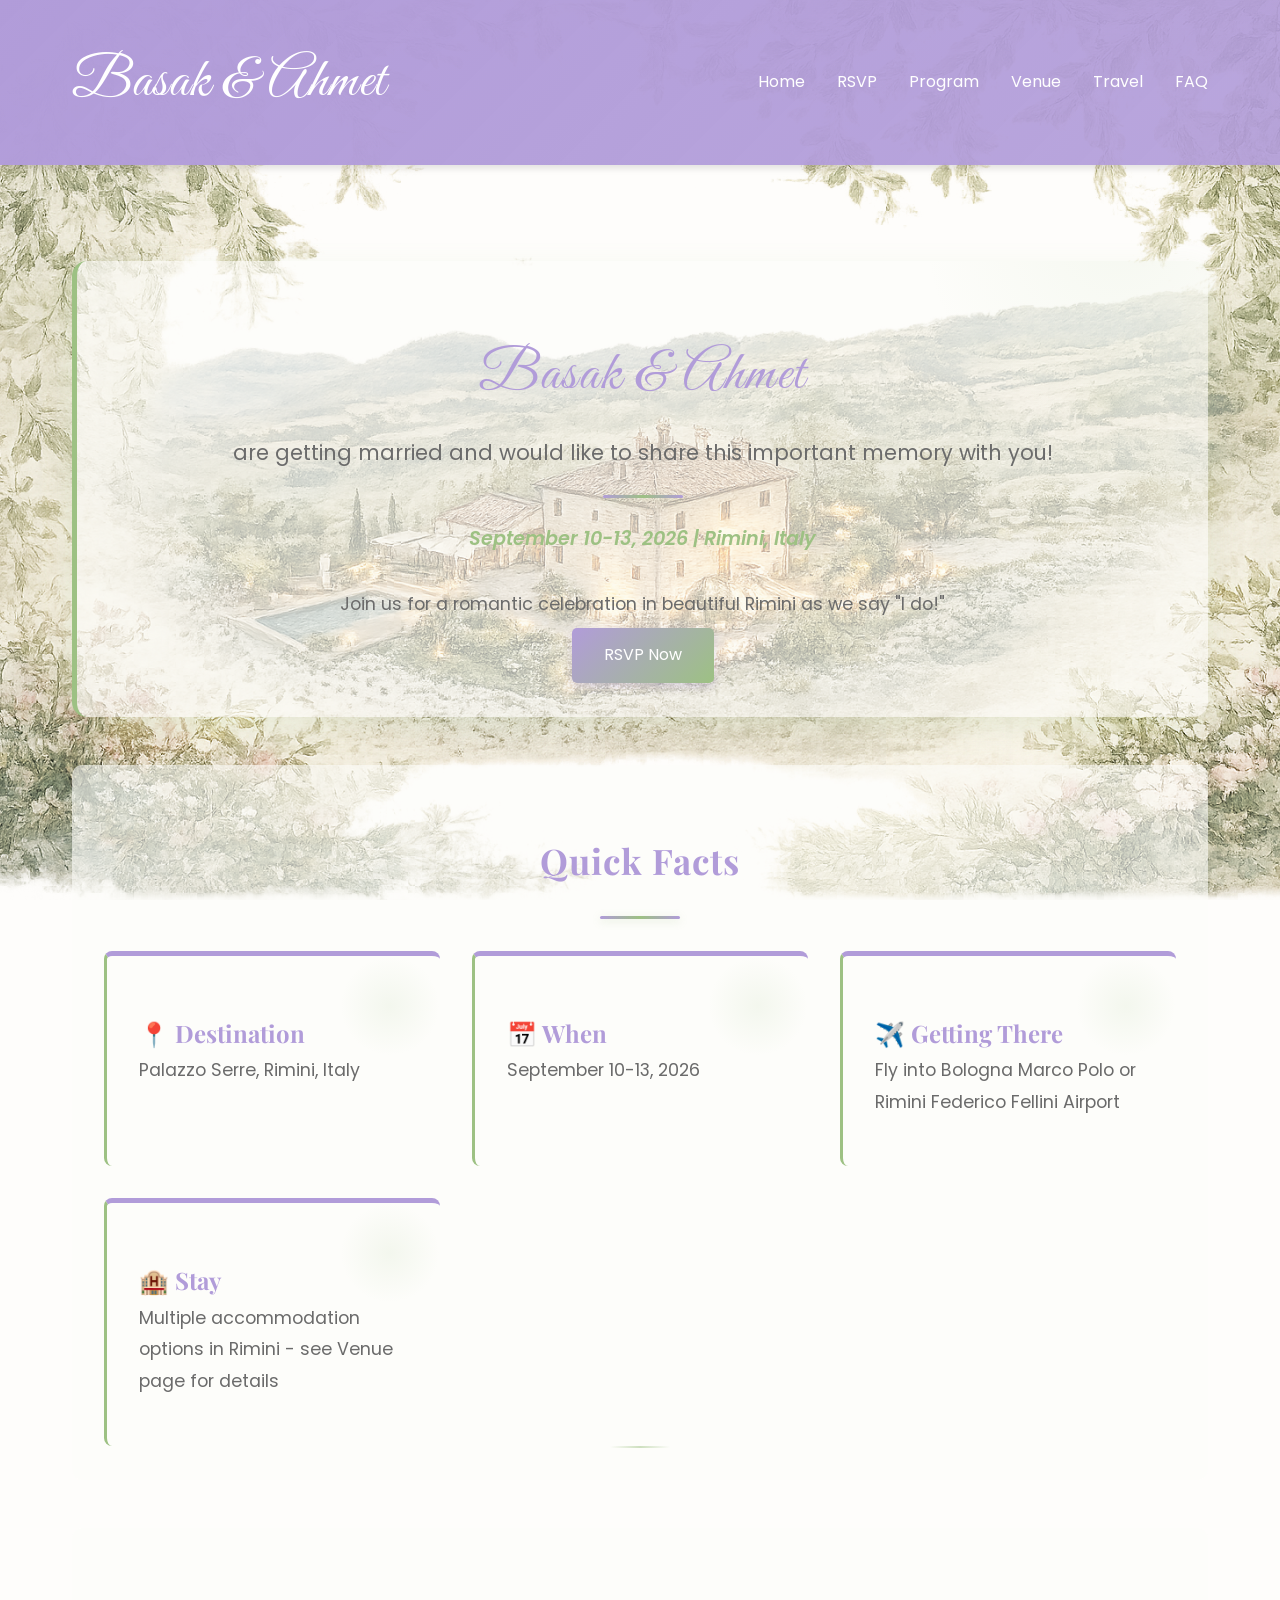
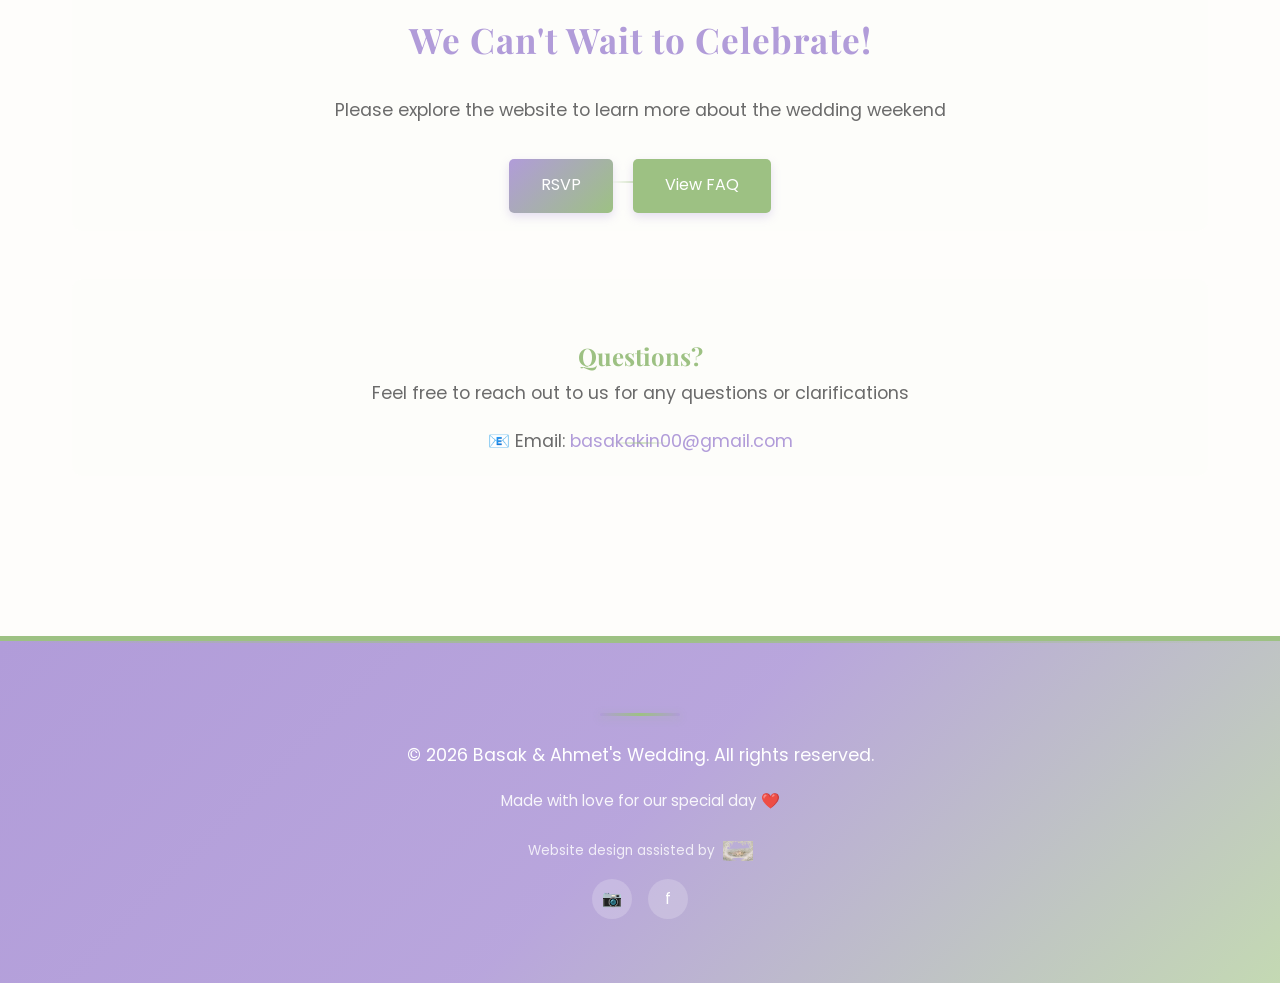
<file: index.html>
<!DOCTYPE html>
<html lang="en">
<head>
    <meta charset="UTF-8">
    <meta name="viewport" content="width=device-width, initial-scale=1.0">
    <title>Basak & Ahmet - Wedding 2026</title>
    <link rel="stylesheet" href="styles.css">
</head>
<body>
    <!-- Navigation -->
    <header>
        <nav>
            <div class="logo">Basak & Ahmet</div>
            <ul class="nav-links">
                <li><a href="index.html">Home</a></li>
                <li><a href="rsvp.html">RSVP</a></li>
                <li><a href="program.html">Program</a></li>
                <li><a href="venue.html">Venue</a></li>
                <li><a href="travel.html">Travel</a></li>
                <li><a href="faq.html">FAQ</a></li>
            </ul>
        </nav>
    </header>

    <!-- Main Content -->
    <main>
        <!-- Hero Section -->
        <section class="hero">
            <h1>Basak & Ahmet</h1>
            <p>are getting married and would like to share this important memory with you!</p>
            <div class="decorative-line"></div>
            <div class="date-location">
                September 10-13, 2026 | Rimini, Italy
            </div>
            <p style="font-size: 1.1rem; color: var(--text-light);">
                Join us for a romantic celebration in beautiful Rimini as we say "I do!" 
            </p>
            <a href="rsvp.html" class="btn">RSVP Now</a>
        </section>

        <!-- Quick Info Cards -->
        <section>
            <h2>Quick Facts</h2>
            <div class="decorative-line"></div>
            <div class="cards-container">
                <div class="card">
                    <h3>📍 Destination</h3>
                    <p>Palazzo Serre, Rimini, Italy</p>
                </div>
                <div class="card">
                    <h3>📅 When</h3>
                    <p>September 10-13, 2026</p>
                </div>
                <div class="card">
                    <h3>✈️ Getting There</h3>
                    <p>Fly into Bologna Marco Polo or Rimini Federico Fellini Airport</p>
                </div>
                <div class="card">
                    <h3>🏨 Stay</h3>
                    <p>Multiple accommodation options in Rimini - see Venue page for details</p>
                </div>
            </div>
        </section>

        <!-- Call to Action -->
        <section style="text-align: center; padding: 3rem 0;">
            <h2>We Can't Wait to Celebrate!</h2>
            <p>Please explore the website to learn more about the wedding weekend</p>
            <div style="margin-top: 2rem;">
                <a href="rsvp.html" class="btn" style="margin-right: 1rem;">RSVP</a>
                <a href="faq.html" class="btn btn-secondary">View FAQ</a>
            </div>
        </section>

        <!-- Contact Info -->
        <section style="text-align: center; background: rgba(254, 253, 251, 0.60); padding: 2rem; border-radius: 10px; margin-top: 3rem;">
            <h3>Questions?</h3>
            <p>Feel free to reach out to us for any questions or clarifications</p>
            <p style="font-size: 1.1rem; margin-top: 1rem;">
                📧 Email: <a href="mailto:basakakin00@gmail.com" style="color: var(--primary); text-decoration: none;">basakakin00@gmail.com</a>
            </p>
        </section>
    </main>

    <!-- Footer -->
    <footer>
        <div class="decorative-line"></div>
        <p style="margin-top: 1rem;">&copy; 2026 Basak & Ahmet's Wedding. All rights reserved.</p>
        <p style="font-size: 0.95rem; margin-top: 0.5rem; opacity: 0.9;">Made with love for our special day ❤️</p>
        <div style="margin-top: 1.5rem; display: flex; justify-content: center; align-items: center; gap: 0.5rem; font-size: 0.85rem;">
            <span style="opacity: 0.8;">Website design assisted by</span>
            <img src="assets/images/chatgpt-logo.png" alt="ChatGPT" style="height: 20px; opacity: 0.8;">
        </div>
        <div class="social-links">
            <a href="#" title="Instagram">📷</a>
            <a href="#" title="Facebook">f</a>
        </div>
    </footer>
</body>
</html>
</file>
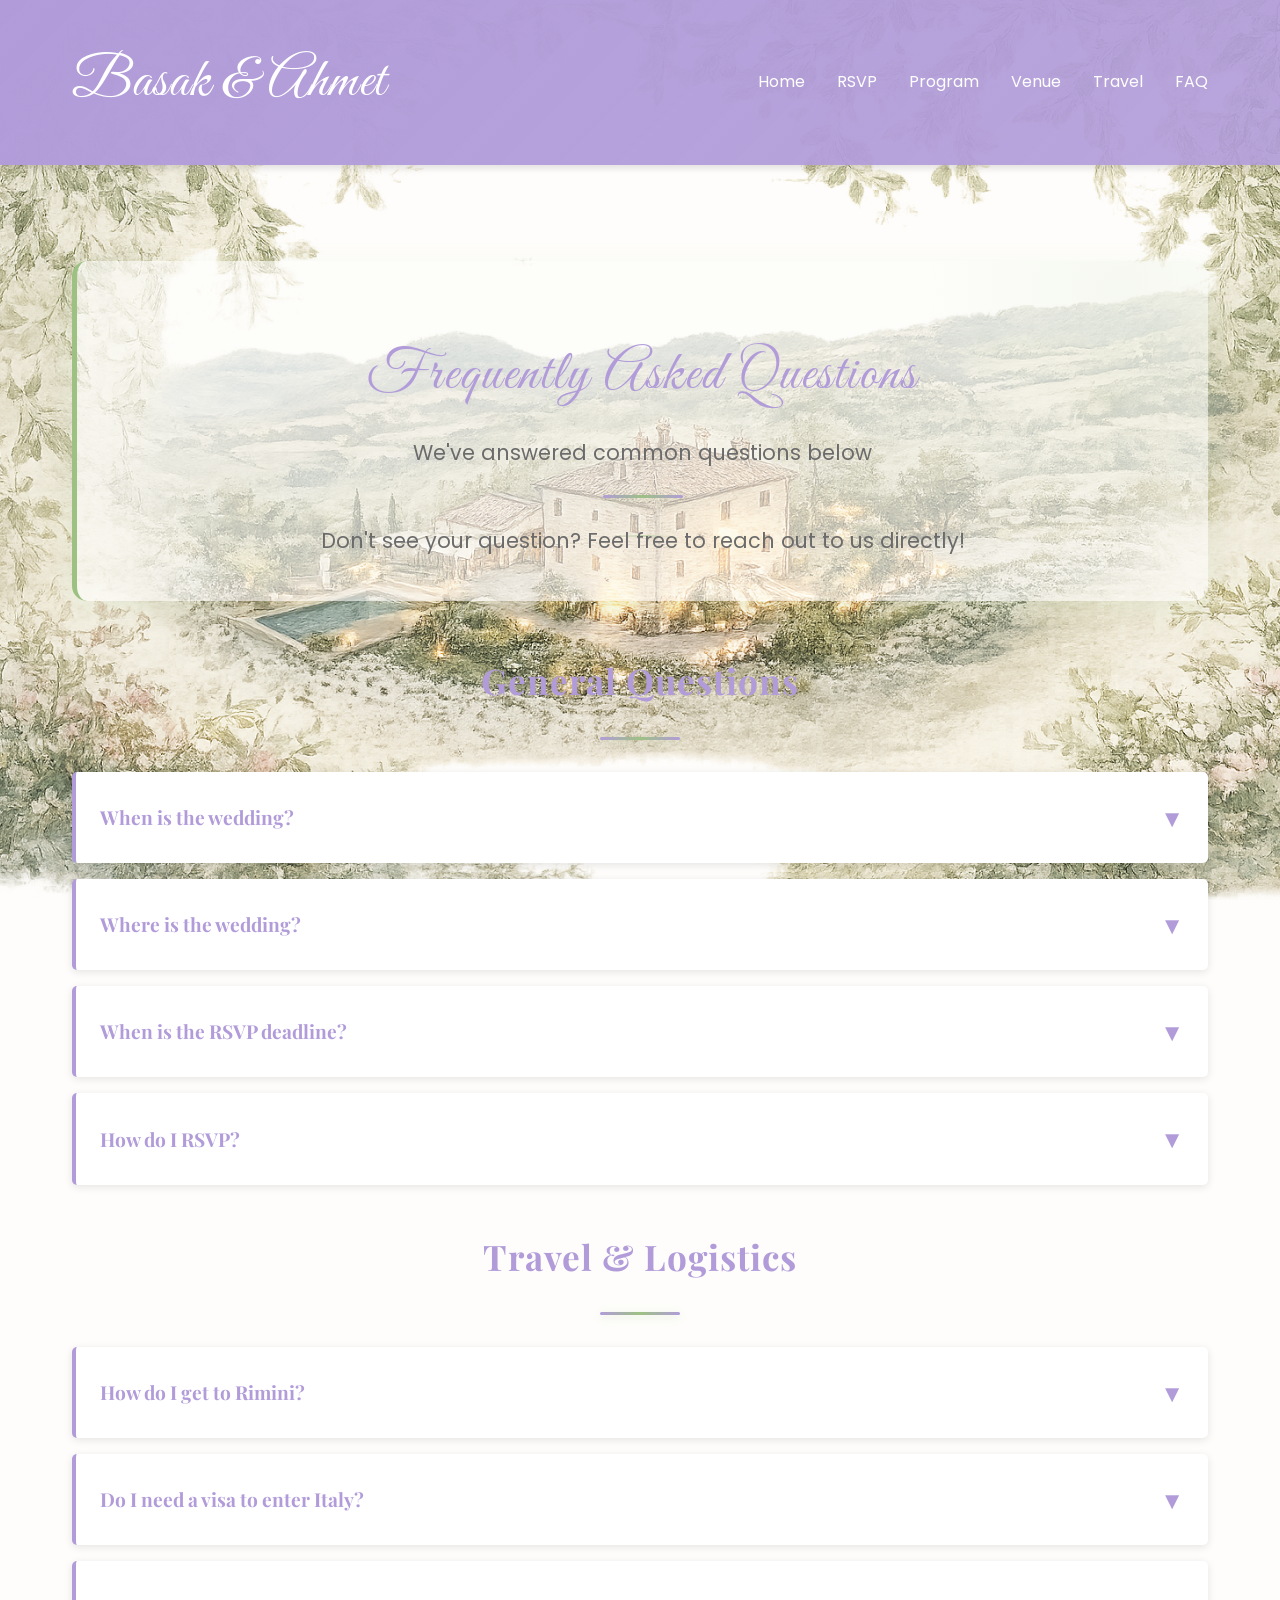
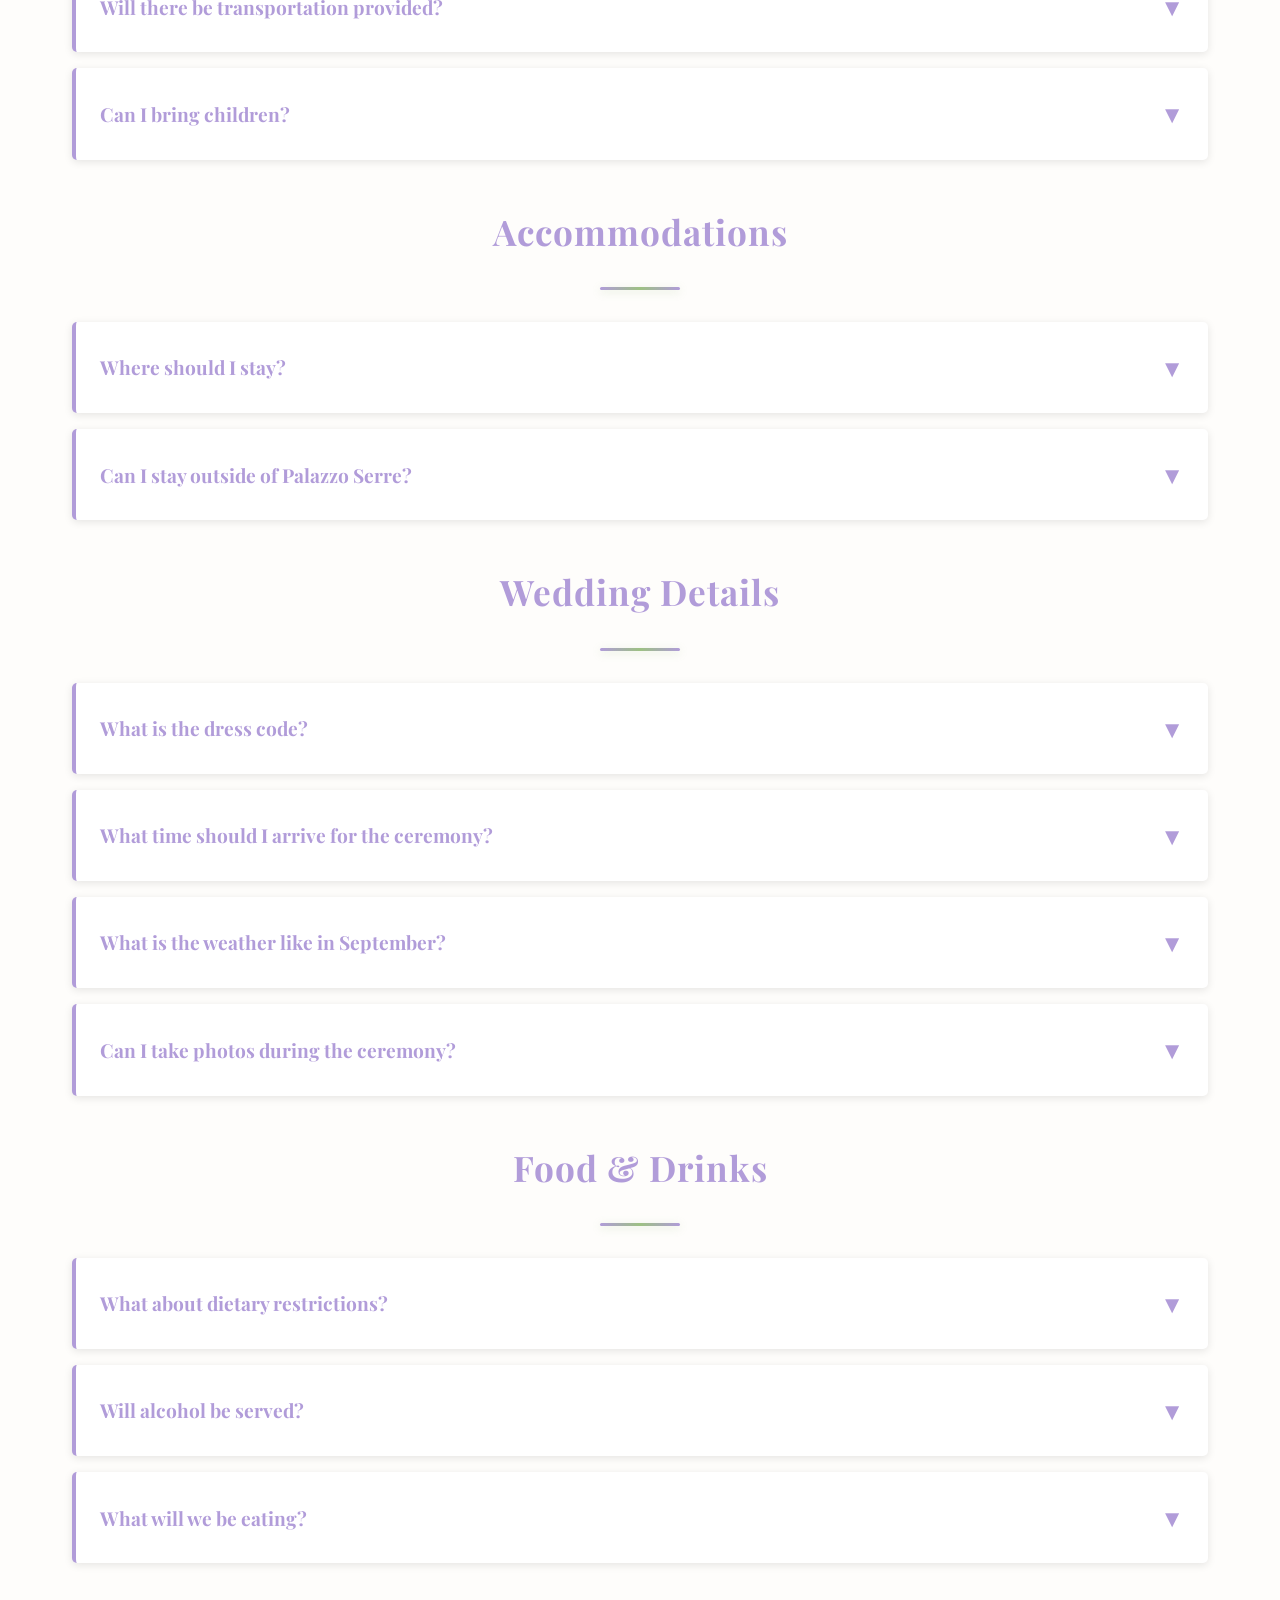
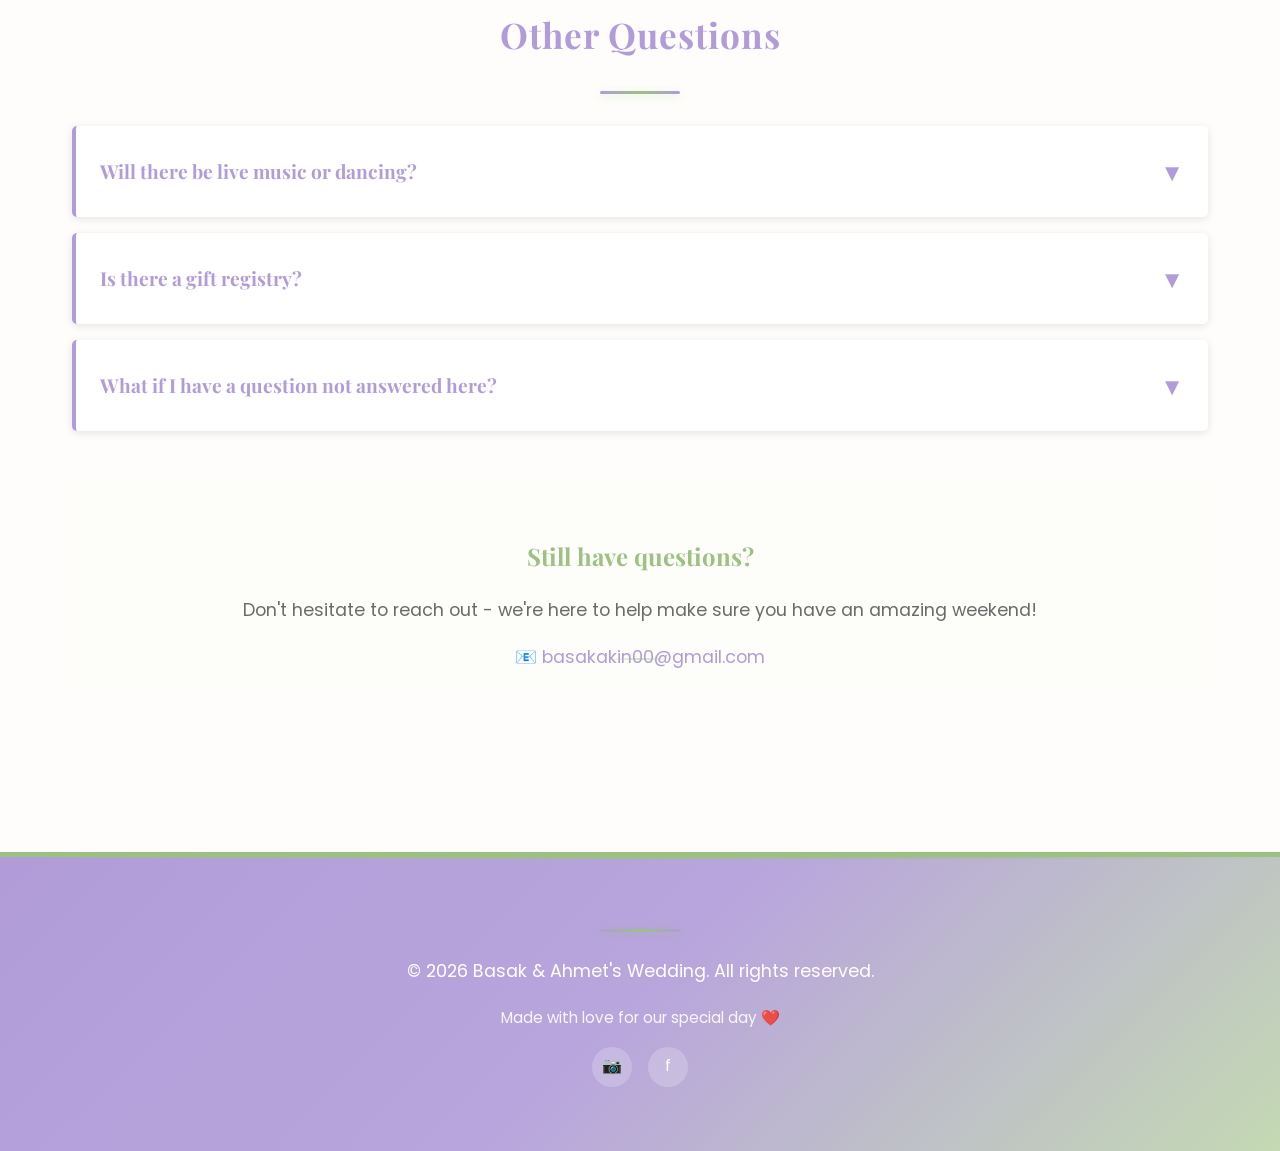
<file: faq.html>
<!DOCTYPE html>
<html lang="en">
<head>
    <meta charset="UTF-8">
    <meta name="viewport" content="width=device-width, initial-scale=1.0">
    <title>FAQ - Basak & Ahmet's Wedding</title>
    <link rel="stylesheet" href="styles.css">
    <style>
        .faq-item {
            background: white;
            border-left: 4px solid var(--primary);
            padding: 1.5rem;
            margin: 1rem 0;
            border-radius: 5px;
            box-shadow: 0 2px 8px rgba(0, 0, 0, 0.1);
            cursor: pointer;
            transition: all 0.3s ease;
        }

        .faq-item:hover {
            box-shadow: 0 4px 12px rgba(0, 0, 0, 0.15);
        }

        .faq-item h3 {
            margin: 0;
            color: var(--primary);
            font-size: 1.2rem;
            display: flex;
            justify-content: space-between;
            align-items: center;
        }

        .faq-item.active h3 {
            color: var(--secondary);
        }

        .faq-toggle {
            font-size: 1.5rem;
            transition: transform 0.3s ease;
        }

        .faq-item.active .faq-toggle {
            transform: rotate(180deg);
        }

        .faq-answer {
            display: none;
            margin-top: 1rem;
            color: var(--text-light);
            line-height: 1.8;
        }

        .faq-item.active .faq-answer {
            display: block;
            animation: slideDown 0.3s ease;
        }

        @keyframes slideDown {
            from {
                opacity: 0;
                transform: translateY(-10px);
            }
            to {
                opacity: 1;
                transform: translateY(0);
            }
        }

        .faq-category {
            margin: 2.5rem 0 1.5rem 0;
        }

        .faq-category h2 {
            margin-bottom: 1rem;
        }
    </style>
</head>
<body>
    <!-- Navigation -->
    <header>
        <nav>
            <div class="logo">Basak & Ahmet</div>
            <ul class="nav-links">
                <li><a href="index.html">Home</a></li>
                <li><a href="rsvp.html">RSVP</a></li>
                <li><a href="program.html">Program</a></li>
                <li><a href="venue.html">Venue</a></li>
                <li><a href="travel.html">Travel</a></li>
                <li><a href="faq.html">FAQ</a></li>
            </ul>
        </nav>
    </header>

    <!-- Main Content -->
    <main>
        <section class="hero">
            <h1>Frequently Asked Questions</h1>
            <p>We've answered common questions below</p>
            <div class="decorative-line"></div>
            <p>Don't see your question? Feel free to reach out to us directly!</p>
        </section>

        <!-- FAQ Content -->
        <div>
            <!-- General Questions -->
            <div class="faq-category">
                <h2>General Questions</h2>
                <div class="decorative-line" style="margin-bottom: 2rem;"></div>

                <div class="faq-item" onclick="toggleFaq(this)">
                    <h3>
                        When is the wedding?
                        <span class="faq-toggle">▼</span>
                    </h3>
                    <div class="faq-answer">
                        <p>Our wedding celebration is September 10-13, 2026, in Rimini, Italy. The main wedding ceremony and reception are on Saturday, September 12th.</p>
                    </div>
                </div>

                <div class="faq-item" onclick="toggleFaq(this)">
                    <h3>
                        Where is the wedding?
                        <span class="faq-toggle">▼</span>
                    </h3>
                    <div class="faq-answer">
                        <p>We're getting married in Rimini, Italy - a beautiful coastal city in the Emilia-Romagna region. Specific venue details are available on our Venue page.</p>
                    </div>
                </div>

                <div class="faq-item" onclick="toggleFaq(this)">
                    <h3>
                        When is the RSVP deadline?
                        <span class="faq-toggle">▼</span>
                    </h3>
                    <div class="faq-answer">
                        <p>Please RSVP by <strong>June 10th, 2026</strong>. This gives us enough time to finalize headcount for catering, seating arrangements, and all other logistics.</p>
                    </div>
                </div>

                <div class="faq-item" onclick="toggleFaq(this)">
                    <h3>
                        How do I RSVP?
                        <span class="faq-toggle">▼</span>
                    </h3>
                    <div class="faq-answer">
                        <p>Please visit our <a href="rsvp.html" style="color: var(--primary);">RSVP page</a> and fill out the online form. We're using Google Forms for easy response tracking. You'll need to provide your name, attendance confirmation, accommodation, and any dietary restrictions.</p>
                    </div>
                </div>
            </div>

            <!-- Travel & Logistics -->
            <div class="faq-category">
                <h2>Travel & Logistics</h2>
                <div class="decorative-line" style="margin-bottom: 2rem;"></div>

                <div class="faq-item" onclick="toggleFaq(this)">
                    <h3>
                        How do I get to Rimini?
                        <span class="faq-toggle">▼</span>
                    </h3>
                    <div class="faq-answer">
                        <p>Most guests fly into Bologna Guglielmo Marconi Airport (BLQ) - closest option. You can travel to the accommodation using our shuttle service in case you arrive on September 10! See our <a href="travel.html" style="color: var(--primary);">Travel & Directions page</a> for detailed information.</p>
                    </div>
                </div>

                <div class="faq-item" onclick="toggleFaq(this)">
                    <h3>
                        Do I need a visa to enter Italy?
                        <span class="faq-toggle">▼</span>
                    </h3>
                    <div class="faq-answer">
                        <p>EU citizens need a valid passport. For non-EU citizens, visa requirements vary by country. Please check the official Italian government website or contact your nearest Italian embassy for your specific requirements. U.S. citizens can visit for up to 90 days without a visa.</p>
                    </div>
                </div>

                <div class="faq-item" onclick="toggleFaq(this)">
                    <h3>
                        Will there be transportation provided?
                        <span class="faq-toggle">▼</span>
                    </h3>
                    <div class="faq-answer">
                        <p>Yes! We're providing complimentary shuttle service between hotels and all wedding venues throughout the weekend. Details will be provided in your welcome packet upon arrival.</p>
                    </div>
                </div>

                <div class="faq-item" onclick="toggleFaq(this)">
                    <h3>
                        Can I bring children?
                        <span class="faq-toggle">▼</span>
                    </h3>
                    <div class="faq-answer">
                        <p>Children are absolutely welcome! Please mention their names and ages when you RSVP so we can ensure they're comfortable. If you have any special needs or requests for your children, please let us know.</p>
                    </div>
                </div>
            </div>

            <!-- Accommodations -->
            <div class="faq-category">
                <h2>Accommodations</h2>
                <div class="decorative-line" style="margin-bottom: 2rem;"></div>

                <div class="faq-item" onclick="toggleFaq(this)">
                    <h3>
                        Where should I stay?
                        <span class="faq-toggle">▼</span>
                    </h3>
                    <div class="faq-answer">
                        <p>Family and friends are prioritized for the accommodation at Palazzo Serre. </p>
                    </div>
                </div>

                

                <div class="faq-item" onclick="toggleFaq(this)">
                    <h3>
                        Can I stay outside of Palazzo Serre?
                        <span class="faq-toggle">▼</span>
                    </h3>
                    <div class="faq-answer">
                        <p>Of course! In this case, we would appreciate if you could let us know beforehand so we can invite other guests to stay at Palazzo Serre. Please see our <a href="venue.html" style="color: var(--primary);">Venue page</a> for details on accommodation options in Rimini.</p>
                    </div>
                </div>
            </div>

            <!-- Wedding Details -->
            <div class="faq-category">
                <h2>Wedding Details</h2>
                <div class="decorative-line" style="margin-bottom: 2rem;"></div>

                <div class="faq-item" onclick="toggleFaq(this)">
                    <h3>
                        What is the dress code?
                        <span class="faq-toggle">▼</span>
                    </h3>
                    <div class="faq-answer">
                        <p><strong>Welcome Dinner (Thursday):</strong> Cocktail Attire<br><strong>Welcome Party (Friday):</strong> Cocktail Attire<br><strong>Wedding Day (Saturday):</strong> Black Tie </p>
                    </div>
                </div>

                <div class="faq-item" onclick="toggleFaq(this)">
                    <h3>
                        What time should I arrive for the ceremony?
                        <span class="faq-toggle">▼</span>
                    </h3>
                    <div class="faq-answer">
                        <p>Please arrive by 2:45 PM for the Saturday ceremony which begins at 3:00 PM. The shuttle service will depart from hotels starting at 2:15 PM, so plan accordingly.</p>
                    </div>
                </div>

                <div class="faq-item" onclick="toggleFaq(this)">
                    <h3>
                        What is the weather like in September?
                        <span class="faq-toggle">▼</span>
                    </h3>
                    <div class="faq-answer">
                        <p>September in Rimini is wonderful! Expect warm, pleasant weather with temperatures around 25-27°C (77-81°F). The Adriatic Sea is still warm for swimming. Pack light clothing, sunscreen, sunglasses, and comfortable walking shoes.</p>
                    </div>
                </div>

                <div class="faq-item" onclick="toggleFaq(this)">
                    <h3>
                        Can I take photos during the ceremony?
                        <span class="faq-toggle">▼</span>
                    </h3>
                    <div class="faq-answer">
                        <p>We appreciate your enthusiasm! Please feel free to take photos and videos during the ceremony.</p>
                    </div>
                </div>

                

            <!-- Food & Drinks -->
            <div class="faq-category">
                <h2>Food & Drinks</h2>
                <div class="decorative-line" style="margin-bottom: 2rem;"></div>

                <div class="faq-item" onclick="toggleFaq(this)">
                    <h3>
                        What about dietary restrictions?
                        <span class="faq-toggle">▼</span>
                    </h3>
                    <div class="faq-answer">
                        <p>We absolutely accommodate dietary restrictions and allergies! Please indicate them clearly when you RSVP. We can provide vegetarian, vegan, gluten-free, and other special meal options. Please be specific about your needs.</p>
                    </div>
                </div>

                <div class="faq-item" onclick="toggleFaq(this)">
                    <h3>
                        Will alcohol be served?
                        <span class="faq-toggle">▼</span>
                    </h3>
                    <div class="faq-answer">
                        <p>Alcohol will not be served. Please feel free to bring some if you would like to!</p>
                    </div>
                </div>

                <div class="faq-item" onclick="toggleFaq(this)">
                    <h3>
                        What will we be eating?
                        <span class="faq-toggle">▼</span>
                    </h3>
                    <div class="faq-answer">
                        <p>Our menu features authentic Italian cuisine with a focus on Emilia-Romagna regional specialties. We're combining traditional dishes with modern preparation. A detailed menu will be sent to you in advance.</p>
                    </div>
                </div>
            </div>

            <!-- Other Questions -->
            <div class="faq-category">
                <h2>Other Questions</h2>
                <div class="decorative-line" style="margin-bottom: 2rem;"></div>

            

                <div class="faq-item" onclick="toggleFaq(this)">
                    <h3>
                        Will there be live music or dancing?
                        <span class="faq-toggle">▼</span>
                    </h3>
                    <div class="faq-answer">
                        <p>Yes! We'll have live music during dinner and a fantastic DJ for dancing after dinner. We're planning a celebration that will go well into the night!</p>
                    </div>
                </div>

                <div class="faq-item" onclick="toggleFaq(this)">
                    <h3>
                        Is there a gift registry?
                        <span class="faq-toggle">▼</span>
                    </h3>
                    <div class="faq-answer">
                        <p>Your presence is the present! However, if you'd like to give a gift, we're grateful for anything. We'll have registry information coming soon on this website.</p>
                    </div>
                </div>

                <div class="faq-item" onclick="toggleFaq(this)">
                    <h3>
                        What if I have a question not answered here?
                        <span class="faq-toggle">▼</span>
                    </h3>
                    <div class="faq-answer">
                        <p>Please reach out to us directly! Email us at <a href="mailto:basakakin00@gmail.com" style="color: var(--primary);">basakakin00@gmail.com</a> or fill out the contact form. We're happy to answer any questions you have.</p>
                    </div>
                </div>
            </div>
        </div>

        <!-- Contact Call-to-Action -->
        <section style="background: rgba(254, 253, 251, 0.60); padding: 2rem; border-radius: 10px; text-align: center; margin-top: 3rem;">
            <h3>Still have questions?</h3>
            <p style="margin-top: 1rem;">Don't hesitate to reach out - we're here to help make sure you have an amazing weekend!</p>
            <p style="margin-top: 0.5rem;">📧 <a href="mailto:basakakin00@gmail.com" style="color: var(--primary); text-decoration: none;">basakakin00@gmail.com</a></p>
        </section>
    </main>

    <!-- Footer -->
    <footer>
        <div class="decorative-line"></div>
        <p style="margin-top: 1rem;">&copy; 2026 Basak & Ahmet's Wedding. All rights reserved.</p>
        <p style="font-size: 0.95rem; margin-top: 0.5rem; opacity: 0.9;">Made with love for our special day ❤️</p>
        <div class="social-links">
            <a href="#" title="Instagram">📷</a>
            <a href="#" title="Facebook">f</a>
        </div>
    </footer>

    <script>
        function toggleFaq(element) {
            // Close all other FAQ items
            const allItems = document.querySelectorAll('.faq-item');
            allItems.forEach(item => {
                if (item !== element) {
                    item.classList.remove('active');
                }
            });
            
            // Toggle current item
            element.classList.toggle('active');
        }
    </script>
</body>
</html>
</file>
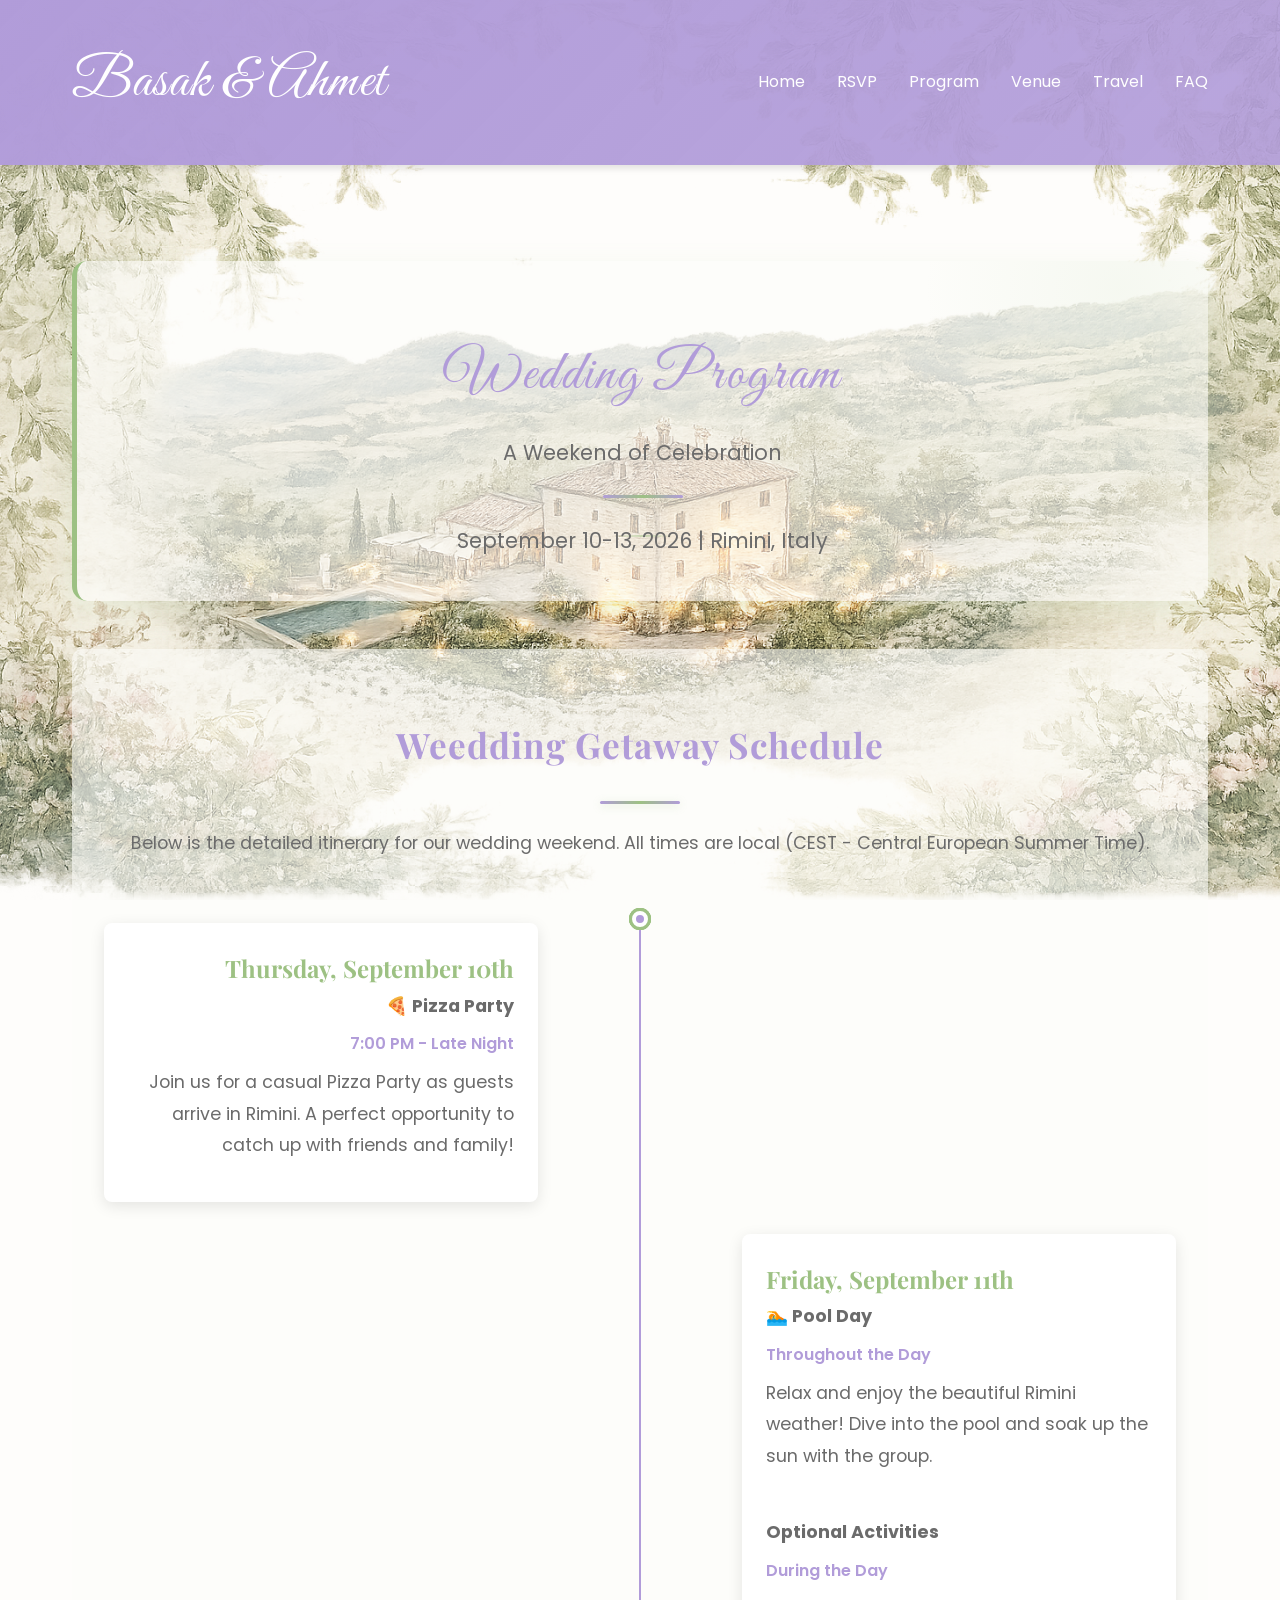
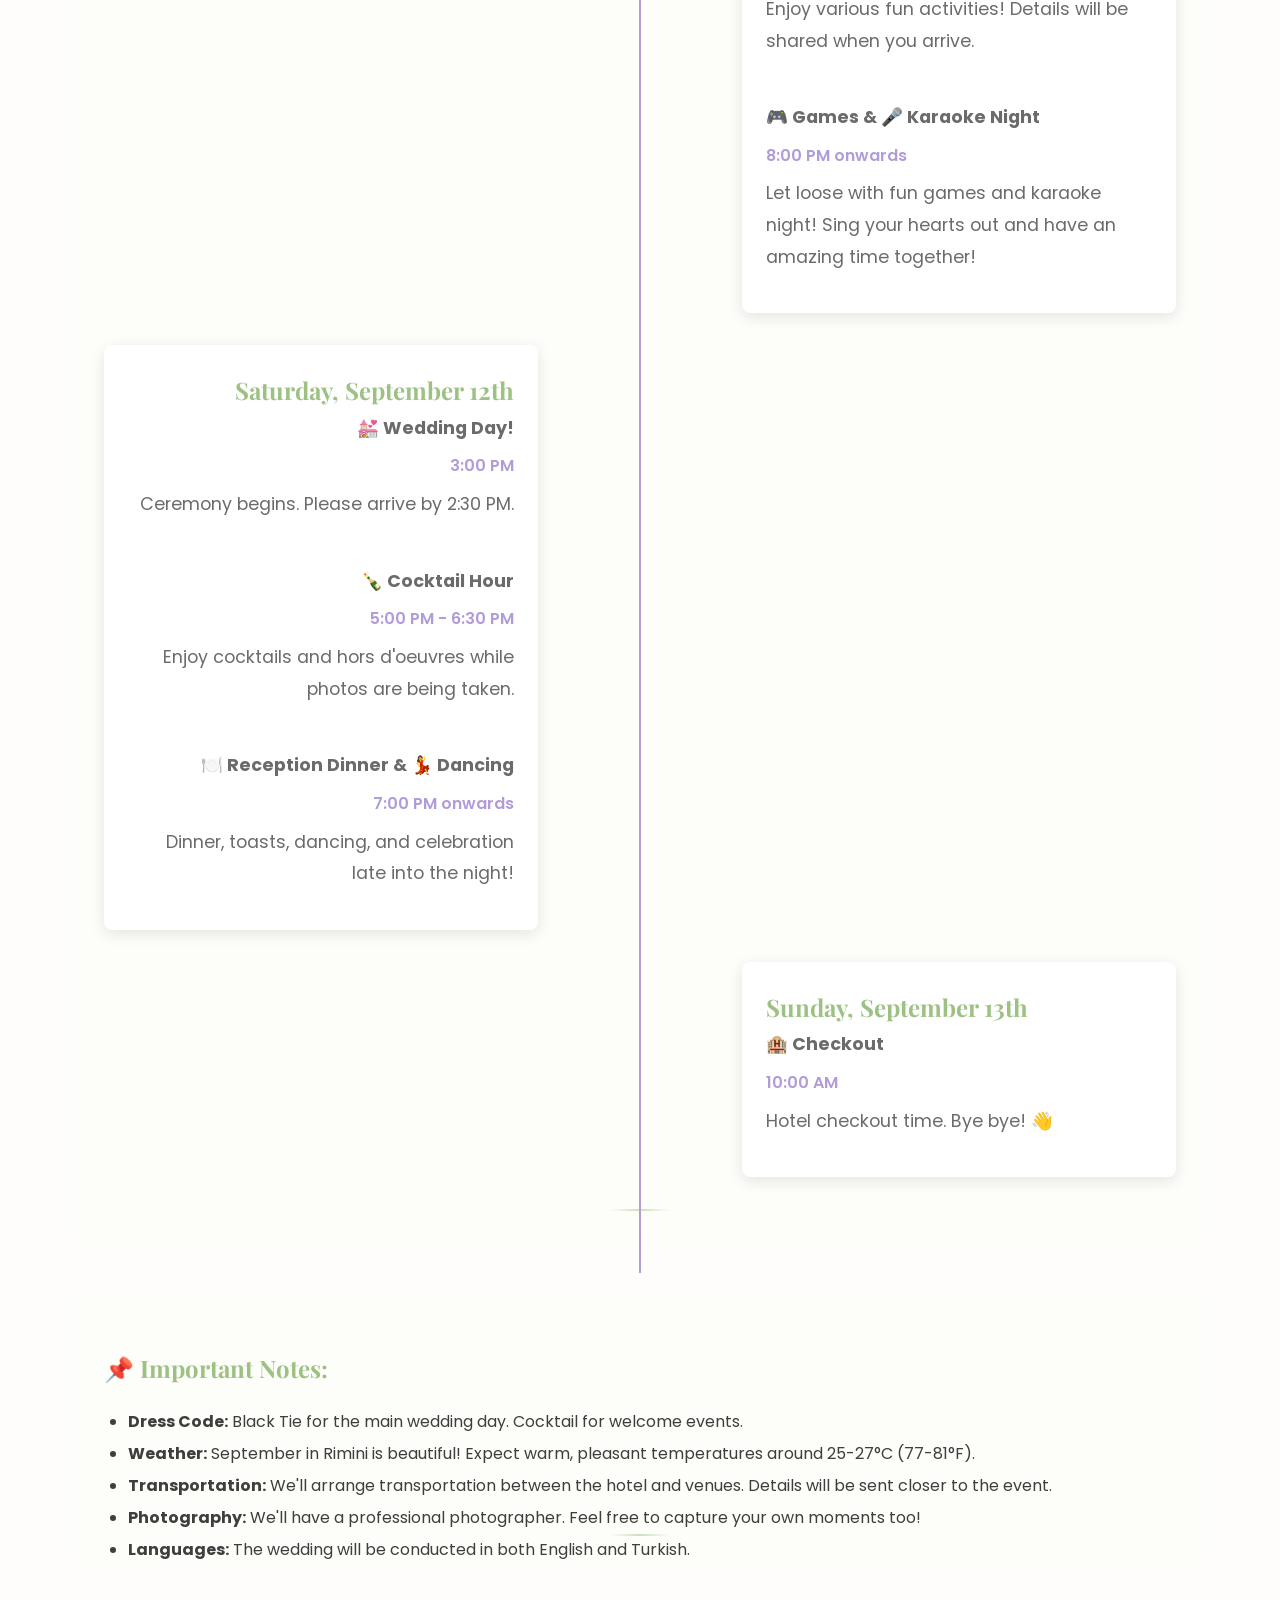
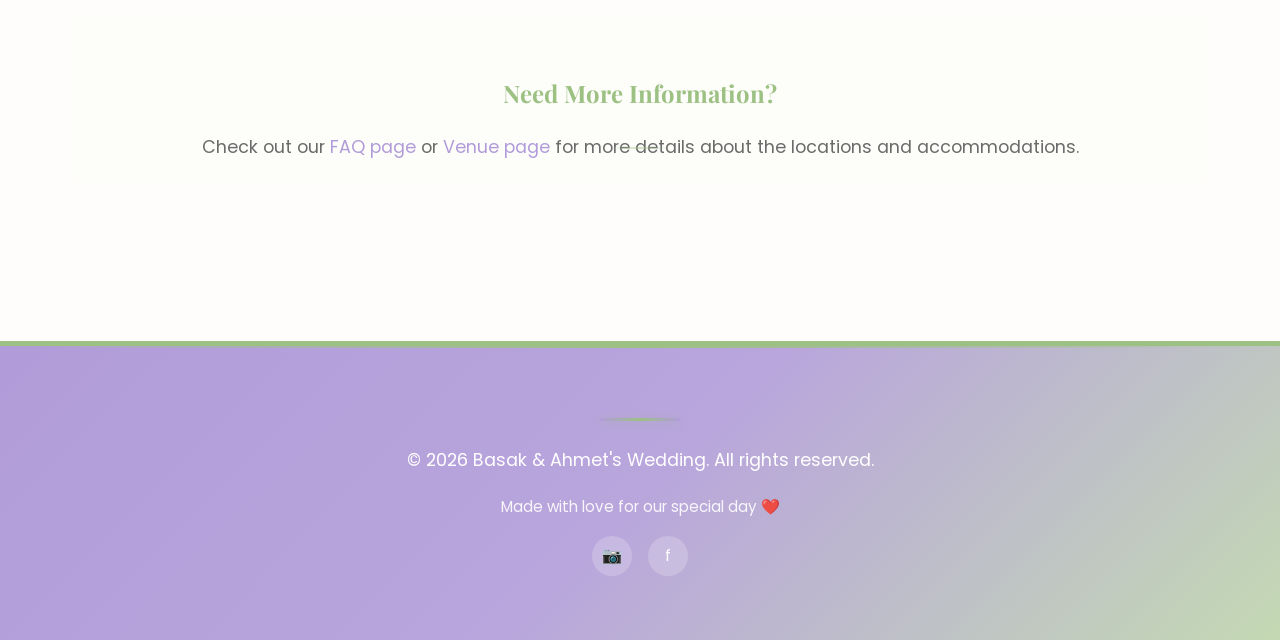
<file: program.html>
<!DOCTYPE html>
<html lang="en">
<head>
    <meta charset="UTF-8">
    <meta name="viewport" content="width=device-width, initial-scale=1.0">
    <title>Wedding Program - Basak & Ahmet's Wedding</title>
    <link rel="stylesheet" href="styles.css">
</head>
<body>
    <!-- Navigation -->
    <header>
        <nav>
            <div class="logo">Basak & Ahmet</div>
            <ul class="nav-links">
                <li><a href="index.html">Home</a></li>
                <li><a href="rsvp.html">RSVP</a></li>
                <li><a href="program.html">Program</a></li>
                <li><a href="venue.html">Venue</a></li>
                <li><a href="travel.html">Travel</a></li>
                <li><a href="faq.html">FAQ</a></li>
            </ul>
        </nav>
    </header>

    <!-- Main Content -->
    <main>
        <section class="hero">
            <h1>Wedding Program</h1>
            <p>A Weekend of Celebration</p>
            <div class="decorative-line"></div>
            <p>September 10-13, 2026 | Rimini, Italy</p>
        </section>

        <section>
            <h2>Weedding Getaway Schedule</h2>
            <div class="decorative-line"></div>
            <p style="text-align: center; margin-bottom: 2rem; color: var(--text-light);">
                Below is the detailed itinerary for our wedding weekend. All times are local (CEST - Central European Summer Time).
            </p>

            <!-- Timeline -->
            <div class="timeline">
                <!-- Thursday -->
                <div class="timeline-item">
                    <div class="timeline-dot"></div>
                    <div class="timeline-content">
                        <h3 style="margin-top: 0;">Thursday, September 10th</h3>
                        <p style="margin-bottom: 0.5rem;"><strong>🍕 Pizza Party</strong></p>
                        <div class="timeline-time">7:00 PM - Late Night</div>
                        <p>Join us for a casual Pizza Party as guests arrive in Rimini. A perfect opportunity to catch up with friends and family!</p>
                    </div>
                </div>

                <!-- Friday -->
                <div class="timeline-item">
                    <div class="timeline-dot"></div>
                    <div class="timeline-content">
                        <h3 style="margin-top: 0;">Friday, September 11th</h3>
                        <p style="margin-bottom: 0.5rem;"><strong>🏊 Pool Day</strong></p>
                        <div class="timeline-time">Throughout the Day</div>
                        <p>Relax and enjoy the beautiful Rimini weather! Dive into the pool and soak up the sun with the group.</p>
                        <br>
                        <p style="margin-bottom: 0.5rem;"><strong>Optional Activities</strong></p>
                        <div class="timeline-time">During the Day</div>
                        <p>Enjoy various fun activities! Details will be shared when you arrive.</p>
                        <br>
                        <p style="margin-bottom: 0.5rem;"><strong>🎮 Games & 🎤 Karaoke Night</strong></p>
                        <div class="timeline-time">8:00 PM onwards</div>
                        <p>Let loose with fun games and karaoke night! Sing your hearts out and have an amazing time together!</p>
                    </div>
                </div>

                <!-- Saturday -->
                <div class="timeline-item">
                    <div class="timeline-dot"></div>
                    <div class="timeline-content">
                        <h3 style="margin-top: 0;">Saturday, September 12th</h3>
                        <p style="margin-bottom: 0.5rem;"><strong>💒 Wedding Day!</strong></p>
                        <div class="timeline-time">3:00 PM</div>
                        <p>Ceremony begins. Please arrive by 2:30 PM.</p>
                        <br>
                        <p style="margin-bottom: 0.5rem;"><strong>🍾 Cocktail Hour</strong></p>
                        <div class="timeline-time">5:00 PM - 6:30 PM</div>
                        <p>Enjoy cocktails and hors d'oeuvres while photos are being taken.</p>
                        <br>
                        <p style="margin-bottom: 0.5rem;"><strong>🍽️ Reception Dinner & 💃 Dancing</strong></p>
                        <div class="timeline-time">7:00 PM onwards</div>
                        <p>Dinner, toasts, dancing, and celebration late into the night!</p>
                    </div>
                </div>

                <!-- Sunday -->
                <div class="timeline-item">
                    <div class="timeline-dot"></div>
                    <div class="timeline-content">
                        <h3 style="margin-top: 0;">Sunday, September 13th</h3>
                        <p style="margin-bottom: 0.5rem;"><strong>🏨 Checkout</strong></p>
                        <div class="timeline-time">10:00 AM</div>
                        <p>Hotel checkout time. Bye bye! 👋</p>
    
                    </div>
                </div>
            </div>
        </section>

        <!-- Important Notes -->
        <section style="background: rgba(254, 253, 251, 0.60); padding: 2rem; border-radius: 10px; margin-top: 2rem;">
            <h3>📌 Important Notes:</h3>
            <ul style="margin-left: 1.5rem; margin-top: 1rem; line-height: 2;">
                <li><strong>Dress Code:</strong> Black Tie for the main wedding day. Cocktail for welcome events.</li>
                <li><strong>Weather:</strong> September in Rimini is beautiful! Expect warm, pleasant temperatures around 25-27°C (77-81°F).</li>
                <li><strong>Transportation:</strong> We'll arrange transportation between the hotel and venues. Details will be sent closer to the event.</li>
                <li><strong>Photography:</strong> We'll have a professional photographer. Feel free to capture your own moments too!</li>
                <li><strong>Languages:</strong> The wedding will be conducted in both English and Turkish.</li>
            </ul>
        </section>

        <!-- Contact -->
        <section style="text-align: center; margin-top: 3rem;">
            <h3>Need More Information?</h3>
            <p style="margin-top: 1rem;">Check out our <a href="faq.html" style="color: var(--primary); text-decoration: none;">FAQ page</a> or <a href="venue.html" style="color: var(--primary); text-decoration: none;">Venue page</a> for more details about the locations and accommodations.</p>
        </section>
    </main>

    <!-- Footer -->
    <footer>
        <div class="decorative-line"></div>
        <p style="margin-top: 1rem;">&copy; 2026 Basak & Ahmet's Wedding. All rights reserved.</p>
        <p style="font-size: 0.95rem; margin-top: 0.5rem; opacity: 0.9;">Made with love for our special day ❤️</p>
        <div class="social-links">
            <a href="#" title="Instagram">📷</a>
            <a href="#" title="Facebook">f</a>
        </div>
    </footer>
</body>
</html>
</file>
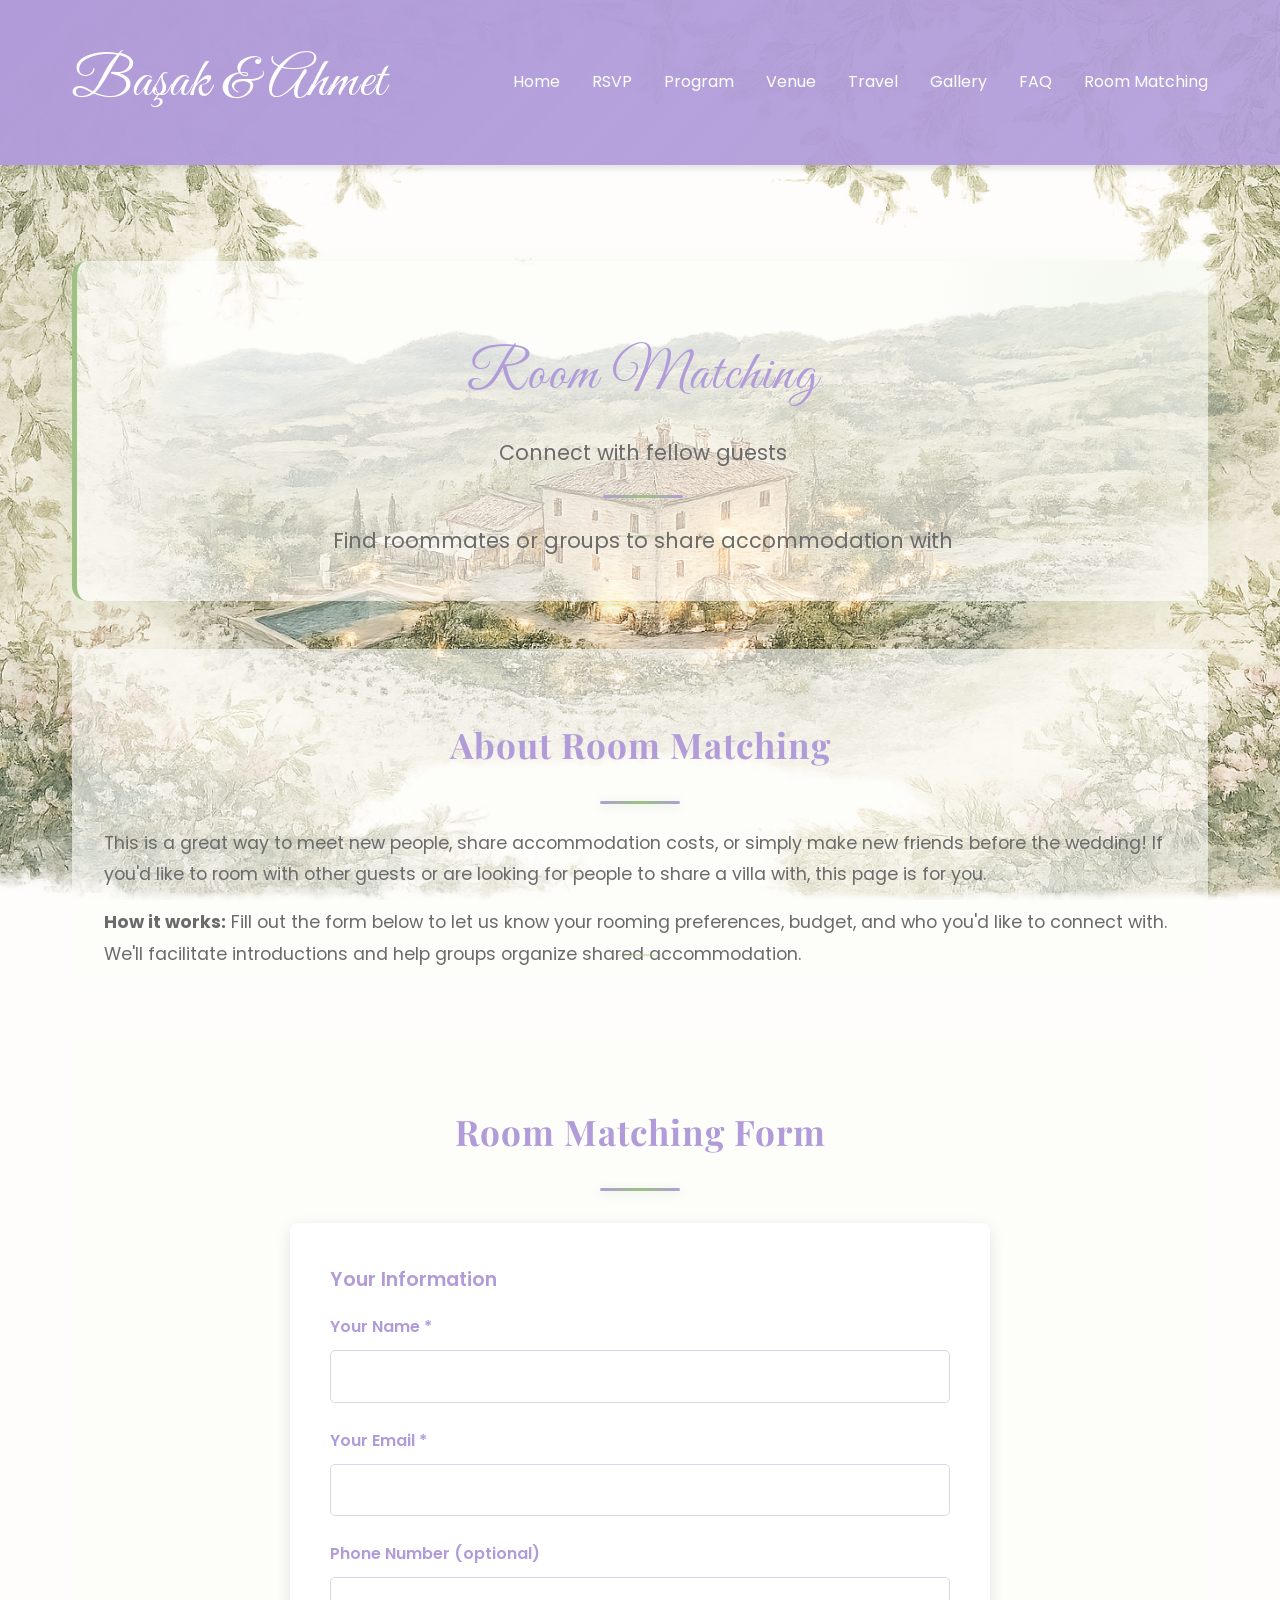
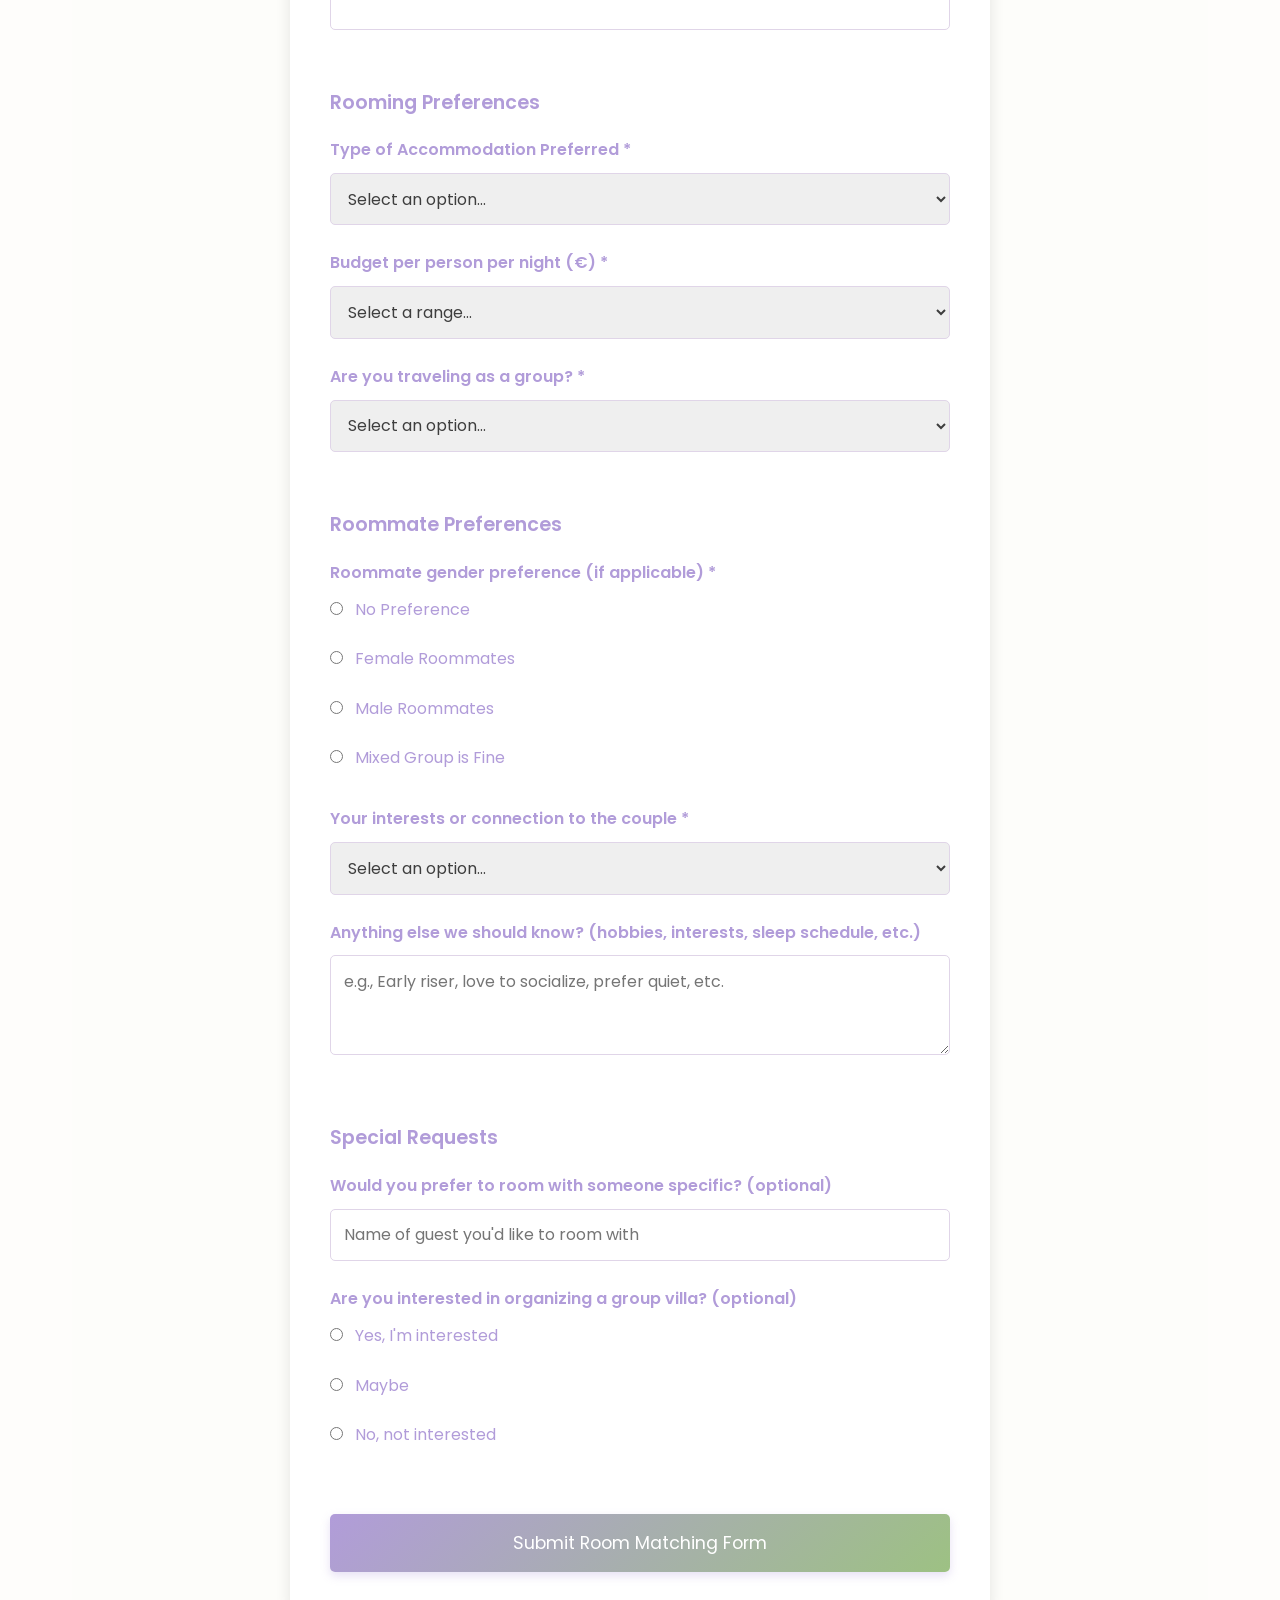
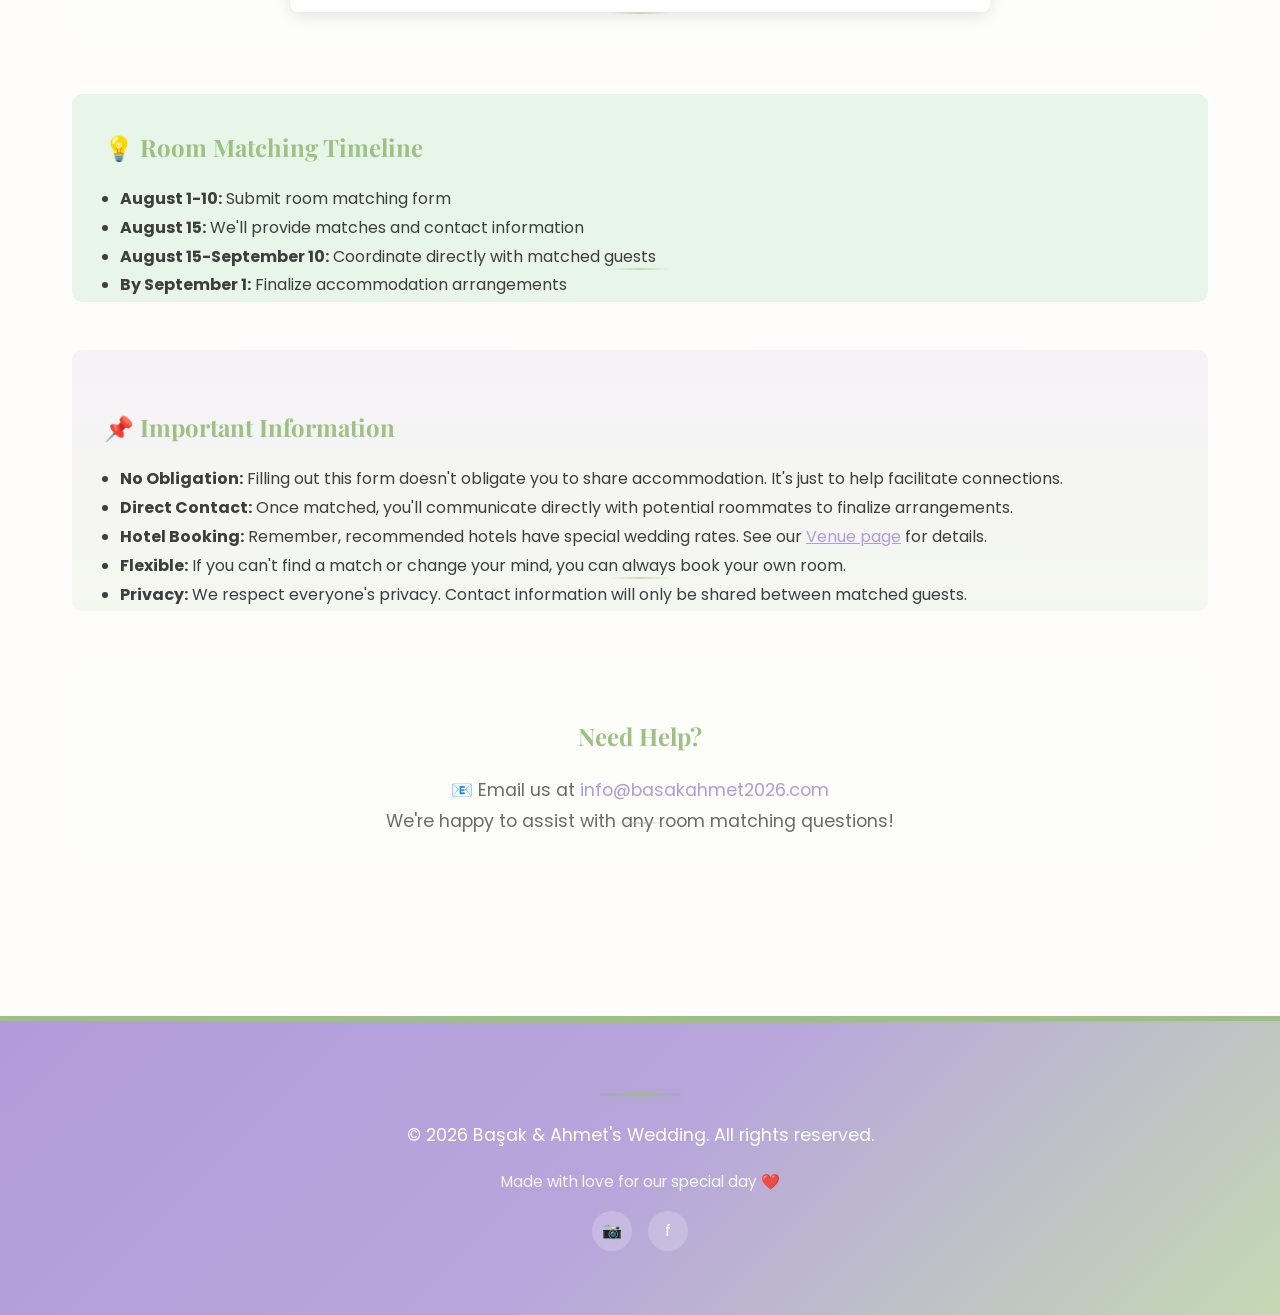
<file: room-matching.html>
<!DOCTYPE html>
<html lang="en">
<head>
    <meta charset="UTF-8">
    <meta name="viewport" content="width=device-width, initial-scale=1.0">
    <title>Room Matching - Başak & Ahmet's Wedding</title>
    <link rel="stylesheet" href="styles.css">
</head>
<body>
    <!-- Navigation -->
    <header>
        <nav>
            <div class="logo">Başak & Ahmet</div>
            <ul class="nav-links">
                <li><a href="index.html">Home</a></li>
                <li><a href="rsvp.html">RSVP</a></li>
                <li><a href="program.html">Program</a></li>
                <li><a href="venue.html">Venue</a></li>
                <li><a href="travel.html">Travel</a></li>
                <li><a href="gallery.html">Gallery</a></li>
                <li><a href="faq.html">FAQ</a></li>
                <li><a href="room-matching.html">Room Matching</a></li>
            </ul>
        </nav>
    </header>

    <!-- Main Content -->
    <main>
        <section class="hero">
            <h1>Room Matching</h1>
            <p>Connect with fellow guests</p>
            <div class="decorative-line"></div>
            <p>Find roommates or groups to share accommodation with</p>
        </section>

        <section>
            <h2>About Room Matching</h2>
            <div class="decorative-line"></div>
            <p>
                This is a great way to meet new people, share accommodation costs, or simply make new friends before the wedding! 
                If you'd like to room with other guests or are looking for people to share a villa with, this page is for you.
            </p>
            <p>
                <strong>How it works:</strong> Fill out the form below to let us know your rooming preferences, 
                budget, and who you'd like to connect with. We'll facilitate introductions and help groups organize shared accommodation.
            </p>
        </section>

        <!-- Room Matching Form -->
        <section>
            <h2>Room Matching Form</h2>
            <div class="decorative-line"></div>

            <form action="https://docs.google.com/forms/d/e/YOUR_GOOGLE_FORM_ID/formResponse" method="POST" style="max-width: 700px;">
                <!-- Contact Information -->
                <fieldset style="border: none; padding: 0; margin-bottom: 2rem;">
                    <legend style="font-size: 1.2rem; color: var(--primary); margin-bottom: 1rem; font-weight: 600;">Your Information</legend>

                    <div class="form-group">
                        <label for="name">Your Name *</label>
                        <input type="text" id="name" name="name" required>
                    </div>

                    <div class="form-group">
                        <label for="email">Your Email *</label>
                        <input type="email" id="email" name="email" required>
                    </div>

                    <div class="form-group">
                        <label for="phone">Phone Number (optional)</label>
                        <input type="tel" id="phone" name="phone">
                    </div>
                </fieldset>

                <!-- Rooming Preferences -->
                <fieldset style="border: none; padding: 0; margin-bottom: 2rem;">
                    <legend style="font-size: 1.2rem; color: var(--primary); margin-bottom: 1rem; font-weight: 600;">Rooming Preferences</legend>

                    <div class="form-group">
                        <label for="roomtype">Type of Accommodation Preferred *</label>
                        <select id="roomtype" name="roomtype" required>
                            <option value="">Select an option...</option>
                            <option value="hotel-single">Hotel Room (Single Occupancy)</option>
                            <option value="hotel-double">Hotel Room (Double/Twin)</option>
                            <option value="hotel-suite">Hotel Suite</option>
                            <option value="villa-share">Shared Villa or House</option>
                            <option value="villa-group">Group Villa Rental</option>
                            <option value="no-preference">No Specific Preference</option>
                        </select>
                    </div>

                    <div class="form-group">
                        <label for="budget">Budget per person per night (€) *</label>
                        <select id="budget" name="budget" required>
                            <option value="">Select a range...</option>
                            <option value="under-80">Under €80</option>
                            <option value="80-120">€80-120</option>
                            <option value="120-150">€120-150</option>
                            <option value="150-plus">€150+</option>
                            <option value="flexible">I'm flexible</option>
                        </select>
                    </div>

                    <div class="form-group">
                        <label for="groupsize">Are you traveling as a group? *</label>
                        <select id="groupsize" name="groupsize" required>
                            <option value="">Select an option...</option>
                            <option value="solo">Solo traveler (looking to meet people)</option>
                            <option value="couple">Couple (2 people)</option>
                            <option value="small-group">Small group (3-4 people)</option>
                            <option value="large-group">Large group (5+ people)</option>
                        </select>
                    </div>
                </fieldset>

                <!-- Roommate Preferences -->
                <fieldset style="border: none; padding: 0; margin-bottom: 2rem;">
                    <legend style="font-size: 1.2rem; color: var(--primary); margin-bottom: 1rem; font-weight: 600;">Roommate Preferences</legend>

                    <div class="form-group">
                        <label>Roommate gender preference (if applicable) *</label>
                        <div class="radio-group">
                            <label style="font-weight: normal;">
                                <input type="radio" name="gender-pref" value="no-preference" required>
                                No Preference
                            </label>
                            <label style="font-weight: normal;">
                                <input type="radio" name="gender-pref" value="female">
                                Female Roommates
                            </label>
                            <label style="font-weight: normal;">
                                <input type="radio" name="gender-pref" value="male">
                                Male Roommates
                            </label>
                            <label style="font-weight: normal;">
                                <input type="radio" name="gender-pref" value="mixed">
                                Mixed Group is Fine
                            </label>
                        </div>
                    </div>

                    <div class="form-group">
                        <label>Your interests or connection to the couple *</label>
                        <select id="relationship" name="relationship" required>
                            <option value="">Select an option...</option>
                            <option value="family-member">Family Member</option>
                            <option value="close-friend">Close Friend</option>
                            <option value="friend">Friend</option>
                            <option value="colleague">Colleague</option>
                            <option value="distant-relation">Distant Relation/Acquaintance</option>
                        </select>
                    </div>

                    <div class="form-group">
                        <label for="special-notes">Anything else we should know? (hobbies, interests, sleep schedule, etc.)</label>
                        <textarea id="special-notes" name="special-notes" placeholder="e.g., Early riser, love to socialize, prefer quiet, etc."></textarea>
                    </div>
                </fieldset>

                <!-- Specific Requests -->
                <fieldset style="border: none; padding: 0; margin-bottom: 2rem;">
                    <legend style="font-size: 1.2rem; color: var(--primary); margin-bottom: 1rem; font-weight: 600;">Special Requests</legend>

                    <div class="form-group">
                        <label>Would you prefer to room with someone specific? (optional)</label>
                        <input type="text" name="specific-match" placeholder="Name of guest you'd like to room with">
                    </div>

                    <div class="form-group">
                        <label>Are you interested in organizing a group villa? (optional)</label>
                        <div class="radio-group">
                            <label style="font-weight: normal;">
                                <input type="radio" name="group-villa" value="yes">
                                Yes, I'm interested
                            </label>
                            <label style="font-weight: normal;">
                                <input type="radio" name="group-villa" value="maybe">
                                Maybe
                            </label>
                            <label style="font-weight: normal;">
                                <input type="radio" name="group-villa" value="no">
                                No, not interested
                            </label>
                        </div>
                    </div>
                </fieldset>

                <button type="submit" class="btn" style="width: 100%; padding: 1rem; font-size: 1.1rem; cursor: pointer;">Submit Room Matching Form</button>
            </form>
        </section>

        <!-- Info Box -->
        <section style="background: #E8F5E9; padding: 2rem; border-radius: 10px; margin-top: 2rem;">
            <h3 style="color: var(--secondary); margin-top: 0;">💡 Room Matching Timeline</h3>
            <ul style="margin-left: 1rem; margin-top: 1rem;">
                <li><strong>August 1-10:</strong> Submit room matching form</li>
                <li><strong>August 15:</strong> We'll provide matches and contact information</li>
                <li><strong>August 15-September 10:</strong> Coordinate directly with matched guests</li>
                <li><strong>By September 1:</strong> Finalize accommodation arrangements</li>
            </ul>
        </section>

        <!-- Additional Info -->
        <section style="background: linear-gradient(to bottom, rgba(177, 156, 217, 0.1), rgba(157, 193, 131, 0.1)); padding: 2rem; border-radius: 10px; margin-top: 2rem;">
            <h3>📌 Important Information</h3>
            <ul style="margin-left: 1rem; margin-top: 1rem;">
                <li><strong>No Obligation:</strong> Filling out this form doesn't obligate you to share accommodation. It's just to help facilitate connections.</li>
                <li><strong>Direct Contact:</strong> Once matched, you'll communicate directly with potential roommates to finalize arrangements.</li>
                <li><strong>Hotel Booking:</strong> Remember, recommended hotels have special wedding rates. See our <a href="venue.html" style="color: var(--primary);">Venue page</a> for details.</li>
                <li><strong>Flexible:</strong> If you can't find a match or change your mind, you can always book your own room.</li>
                <li><strong>Privacy:</strong> We respect everyone's privacy. Contact information will only be shared between matched guests.</li>
            </ul>
        </section>

        <!-- Contact -->
        <section style="text-align: center; margin-top: 3rem;">
            <h3>Need Help?</h3>
            <p style="margin-top: 1rem;">
                📧 Email us at <a href="mailto:info@basakahmet2026.com" style="color: var(--primary); text-decoration: none;">info@basakahmet2026.com</a>
                <br>
                We're happy to assist with any room matching questions!
            </p>
        </section>
    </main>

    <!-- Footer -->
    <footer>
        <div class="decorative-line"></div>
        <p style="margin-top: 1rem;">&copy; 2026 Başak & Ahmet's Wedding. All rights reserved.</p>
        <p style="font-size: 0.95rem; margin-top: 0.5rem; opacity: 0.9;">Made with love for our special day ❤️</p>
        <div class="social-links">
            <a href="#" title="Instagram">📷</a>
            <a href="#" title="Facebook">f</a>
        </div>
    </footer>
</body>
</html>
</file>
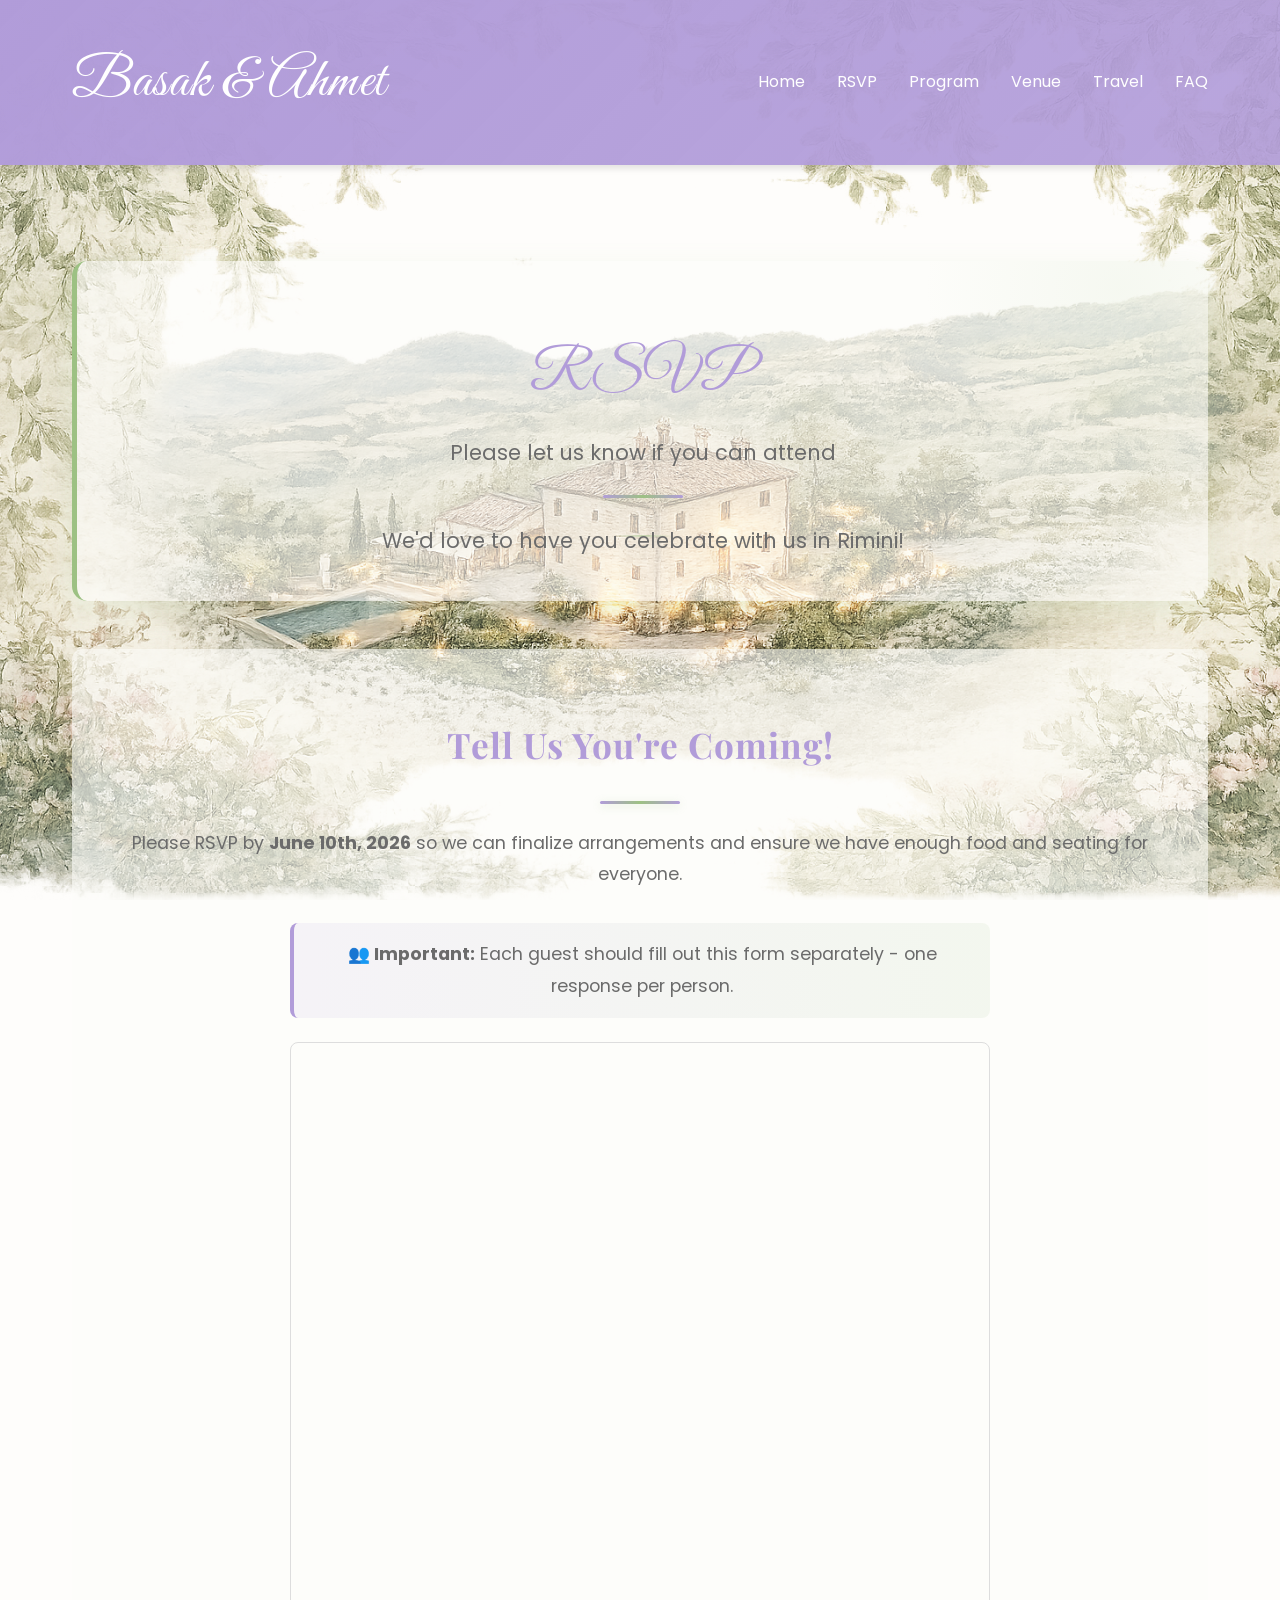
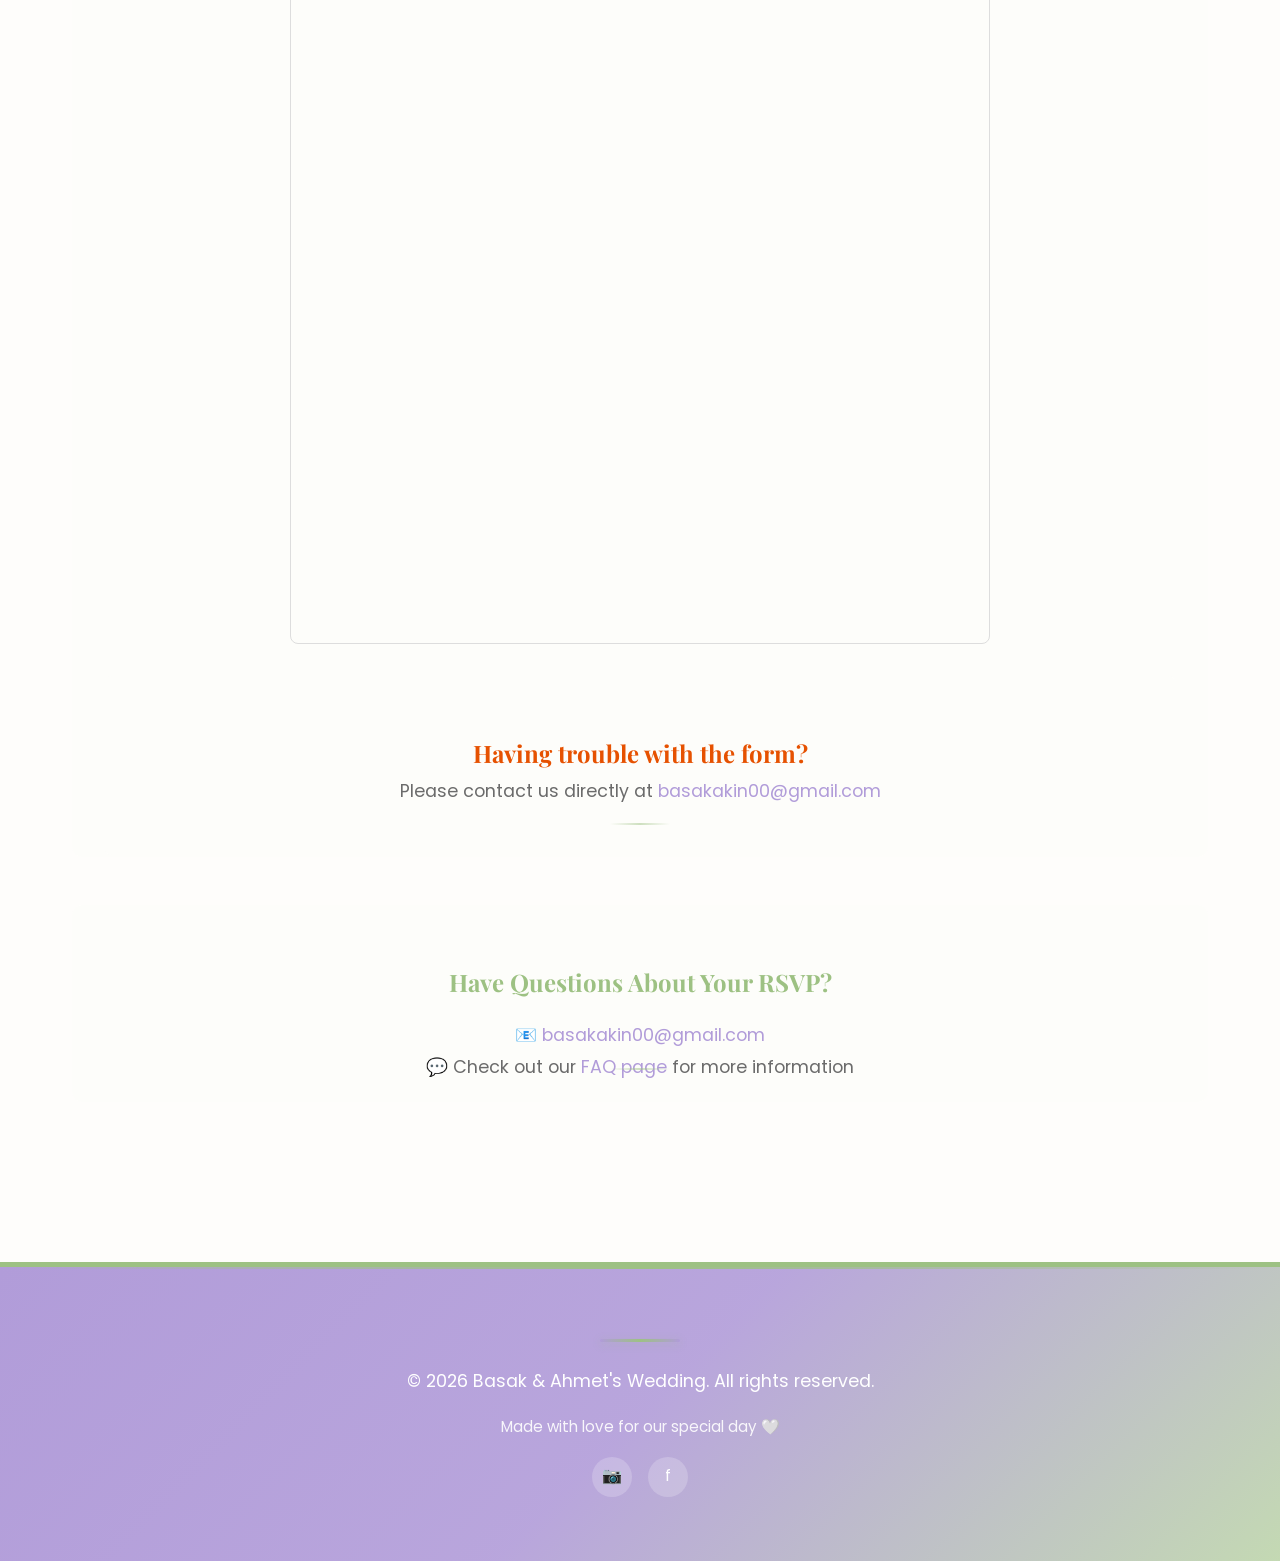
<file: rsvp.html>
<!DOCTYPE html>
<html lang="en">
<head>
    <meta charset="UTF-8">
    <meta name="viewport" content="width=device-width, initial-scale=1.0">
    <title>RSVP - Basak & Ahmet's Wedding</title>
    <link rel="stylesheet" href="styles.css">
</head>
<body>
    <!-- Navigation -->
    <header>
        <nav>
            <div class="logo">Basak & Ahmet</div>
            <ul class="nav-links">
                <li><a href="index.html">Home</a></li>
                <li><a href="rsvp.html">RSVP</a></li>
                <li><a href="program.html">Program</a></li>
                <li><a href="venue.html">Venue</a></li>
                <li><a href="travel.html">Travel</a></li>
                <li><a href="faq.html">FAQ</a></li>
            </ul>
        </nav>
    </header>

    <!-- Main Content -->
    <main>
        <section class="hero">
            <h1>RSVP</h1>
            <p>Please let us know if you can attend</p>
            <div class="decorative-line"></div>
            <p>We'd love to have you celebrate with us in Rimini!</p>
        </section>

        <section>
            <h2>Tell Us You're Coming!</h2>
            <div class="decorative-line"></div>
            <p style="text-align: center; margin-bottom: 2rem;">
                Please RSVP by <strong>June 10th, 2026</strong> so we can finalize arrangements and ensure we have enough food and seating for everyone.
            </p>

            <!-- Google Forms Embed -->
            <div style="max-width: 700px; margin: 0 auto;">
                <p style="background: linear-gradient(to right, rgba(177, 156, 217, 0.1), rgba(157, 193, 131, 0.1)); padding: 1rem; border-radius: 8px; text-align: center; margin-bottom: 1.5rem; border-left: 4px solid var(--primary);">
                    <strong>👥 Important:</strong> Each guest should fill out this form separately - one response per person.
                </p>
                <div style="border: 1px solid #ddd; border-radius: 8px; overflow: hidden;">
                    <iframe src="https://docs.google.com/forms/d/e/1FAIpQLSeI-ZStNJ0pKEm79UjEhv29eXsdDXds2rO4WoDjr4dkIH_5yA/viewform?embedded=true" width="100%" height="1200" frameborder="0" marginheight="0" marginwidth="0" style="display: block;">Loading…</iframe>
                </div>
            </div>

            <!-- Fallback Info -->
            <div style="background: rgba(254, 253, 251, 0.60); padding: 2rem; border-radius: 8px; margin-top: 2rem; text-align: center;">
                <h3 style="color: #E65100;">Having trouble with the form?</h3>
                <p>Please contact us directly at <a href="mailto:basakakin00@gmail.com" style="color: var(--primary); text-decoration: none;">basakakin00@gmail.com</a></p>
            </div>
        </section>

        <!-- Contact Section -->
        <section style="text-align: center; margin-top: 3rem;">
            <h3>Have Questions About Your RSVP?</h3>
            <p style="margin-top: 1rem;">
                📧 <a href="mailto:basakakin00@gmail.com" style="color: var(--primary); text-decoration: none;">basakakin00@gmail.com</a>
                <br>
                💬 Check out our <a href="faq.html" style="color: var(--primary); text-decoration: none;">FAQ page</a> for more information
            </p>
        </section>
    </main>

    <!-- Footer -->
    <footer>
        <div class="decorative-line"></div>
        <p style="margin-top: 1rem;">&copy; 2026 Basak & Ahmet's Wedding. All rights reserved.</p>
        <p style="font-size: 0.95rem; margin-top: 0.5rem; opacity: 0.9;">Made with love for our special day 🤍</p>
        <div class="social-links">
            <a href="#" title="Instagram">📷</a>
            <a href="#" title="Facebook">f</a>
        </div>
    </footer>

    <script>
        // Script to handle Google Form submission and display confirmation
        document.addEventListener('DOMContentLoaded', function() {
            // This space can be used for custom RSVP tracking or validation
            console.log('RSVP page loaded');
        });
    </script>
</body>
</html>
</file>
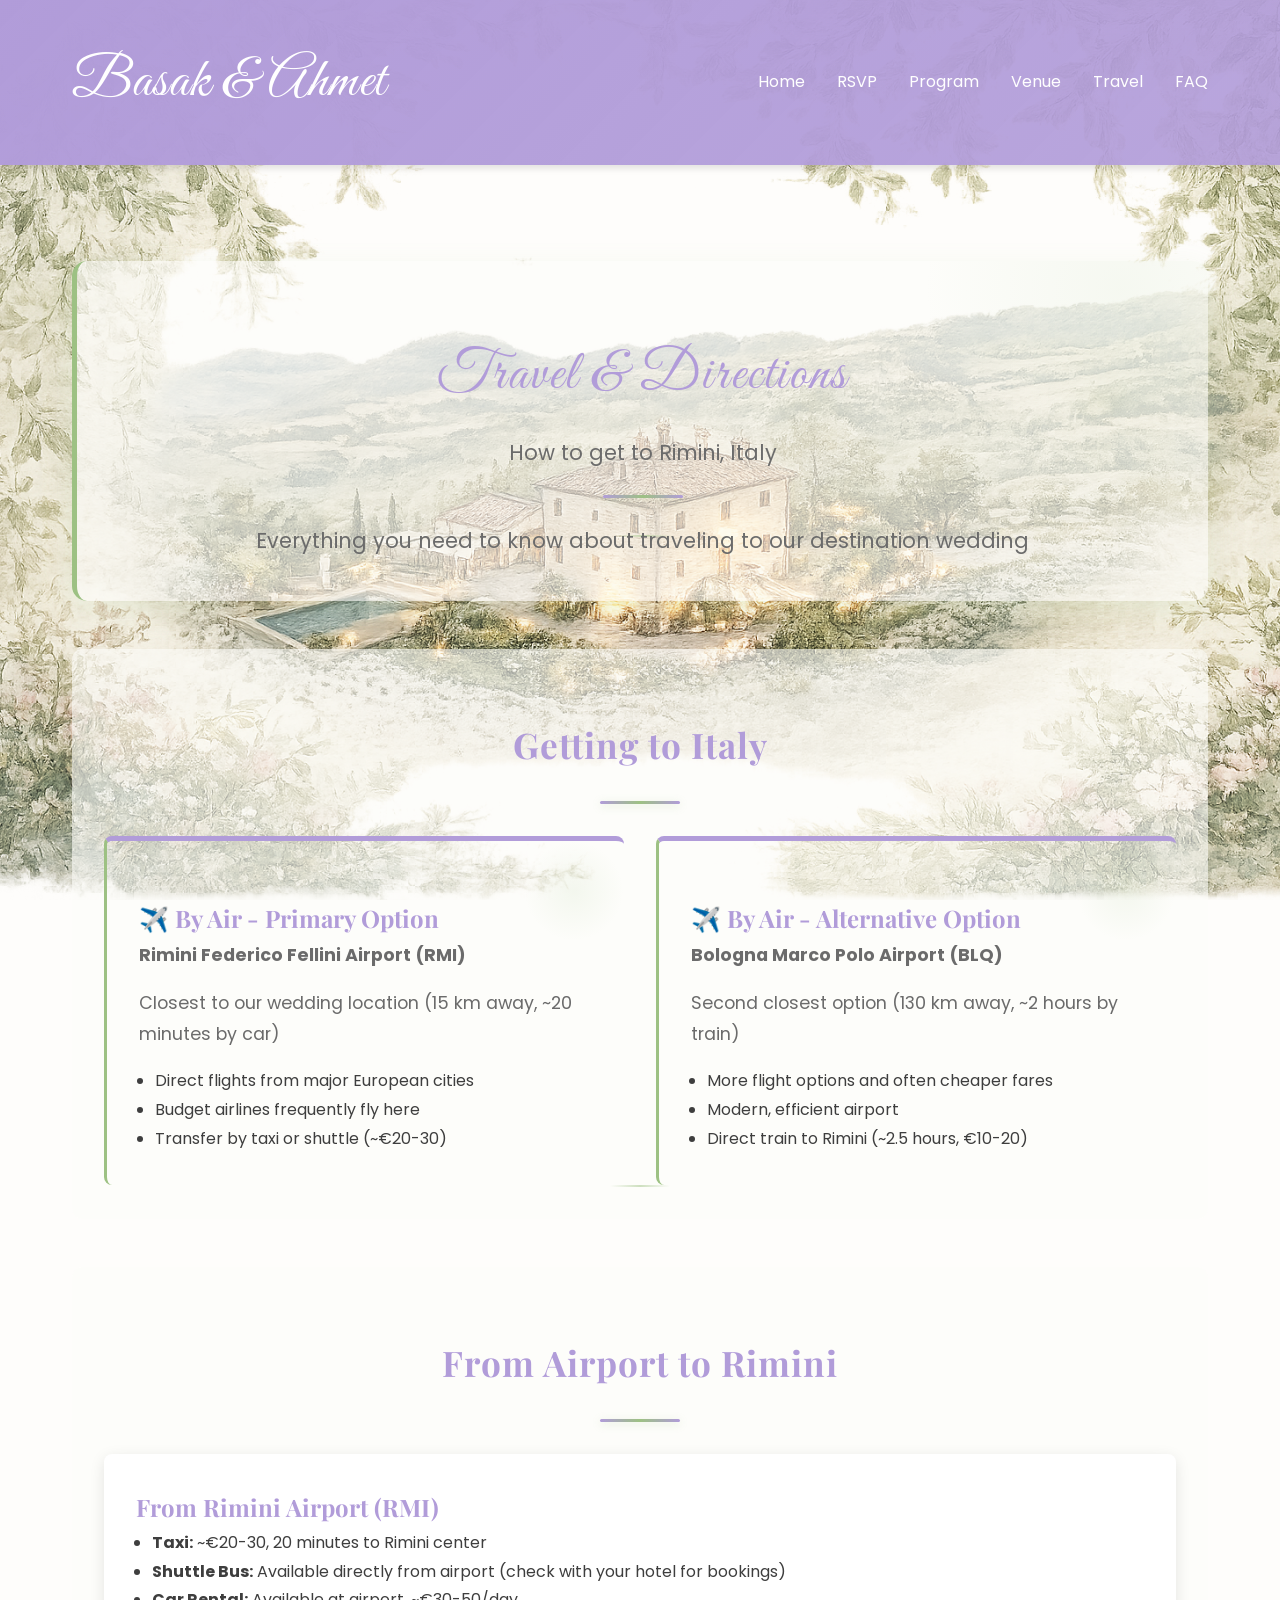
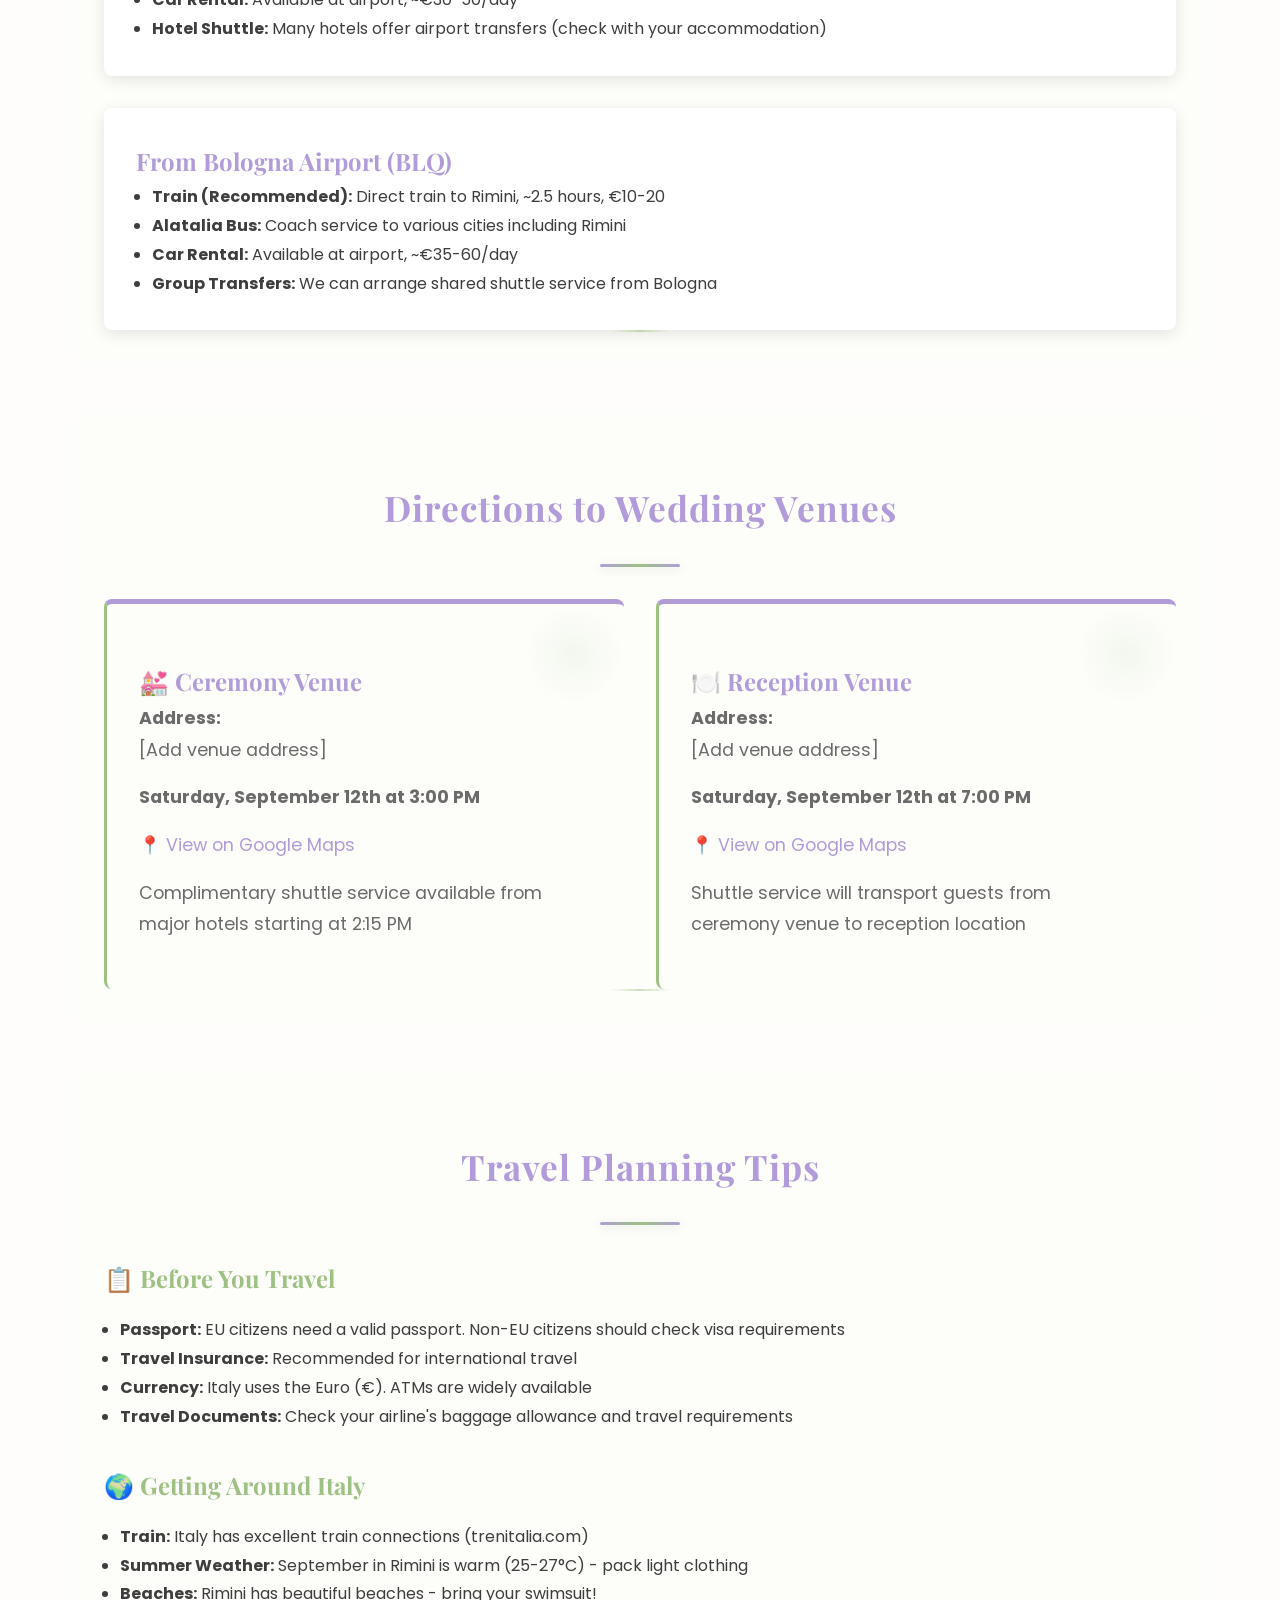
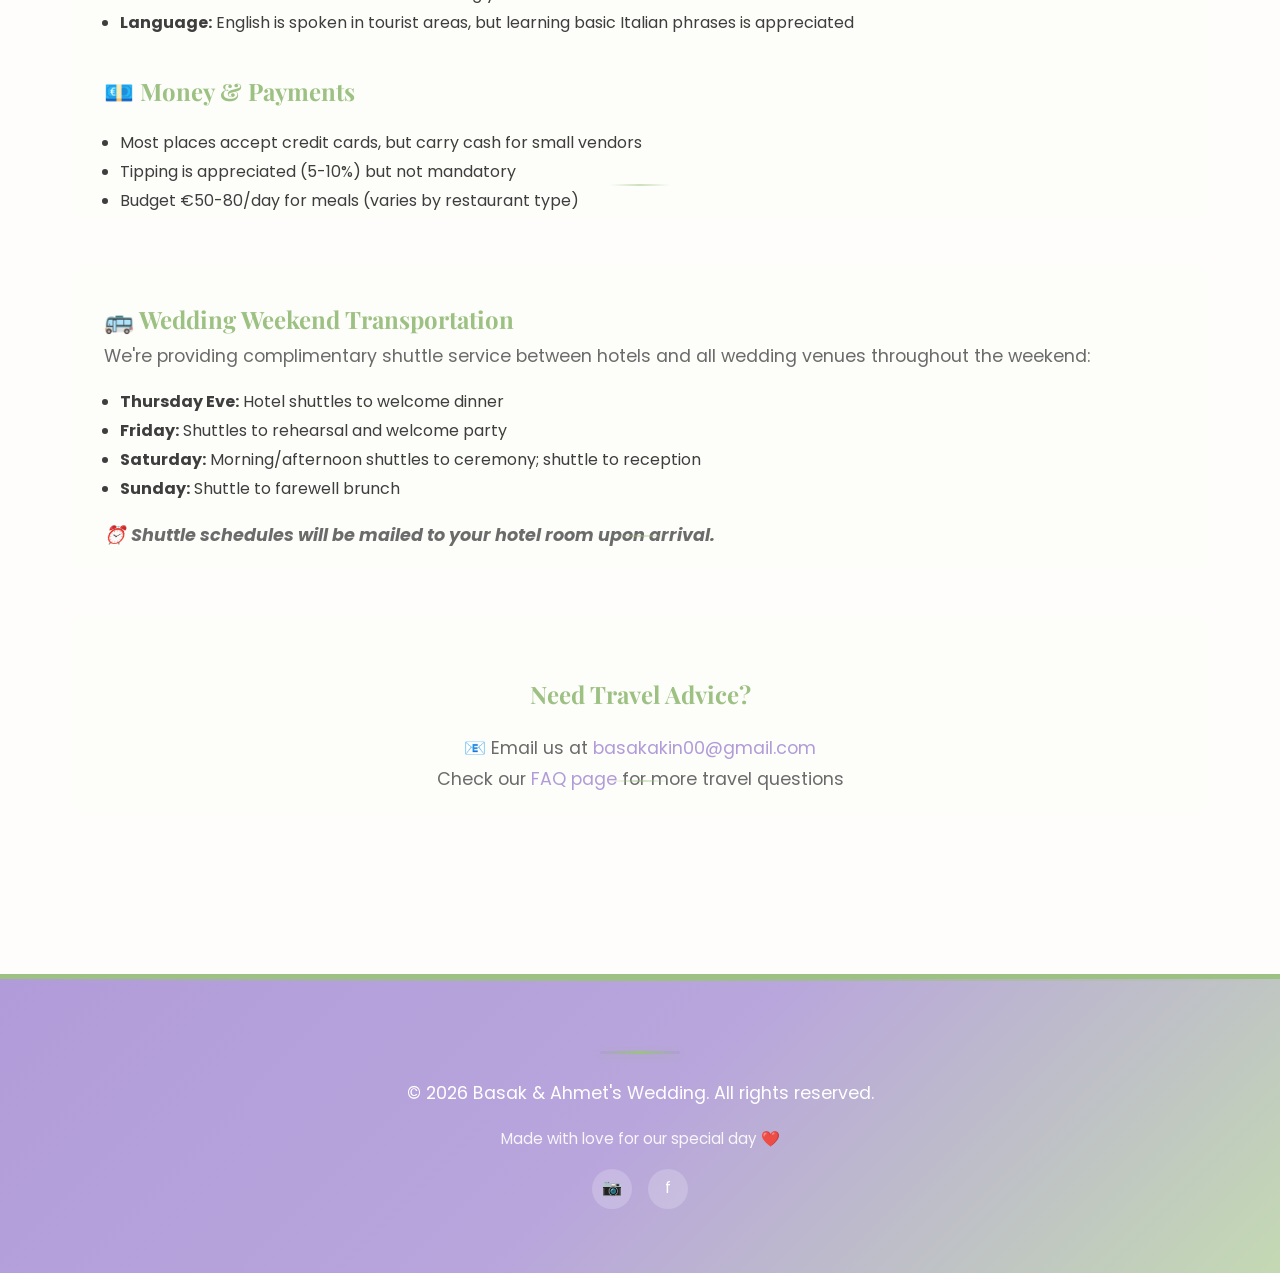
<file: travel.html>
<!DOCTYPE html>
<html lang="en">
<head>
    <meta charset="UTF-8">
    <meta name="viewport" content="width=device-width, initial-scale=1.0">
    <title>Travel & Directions - Basak & Ahmet's Wedding</title>
    <link rel="stylesheet" href="styles.css">
</head>
<body>
    <!-- Navigation -->
    <header>
        <nav>
            <div class="logo">Basak & Ahmet</div>
            <ul class="nav-links">
                <li><a href="index.html">Home</a></li>
                <li><a href="rsvp.html">RSVP</a></li>
                <li><a href="program.html">Program</a></li>
                <li><a href="venue.html">Venue</a></li>
                <li><a href="travel.html">Travel</a></li>
                <li><a href="faq.html">FAQ</a></li>
            </ul>
        </nav>
    </header>

    <!-- Main Content -->
    <main>
        <section class="hero">
            <h1>Travel & Directions</h1>
            <p>How to get to Rimini, Italy</p>
            <div class="decorative-line"></div>
            <p>Everything you need to know about traveling to our destination wedding</p>
        </section>

        <!-- Getting to Italy -->
        <section>
            <h2>Getting to Italy</h2>
            <div class="decorative-line"></div>

            <div class="cards-container">
                <div class="card">
                    <h3>✈️ By Air - Primary Option</h3>
                    <p><strong>Rimini Federico Fellini Airport (RMI)</strong></p>
                    <p>Closest to our wedding location (15 km away, ~20 minutes by car)</p>
                    <ul style="margin-left: 1rem; margin-top: 1rem;">
                        <li>Direct flights from major European cities</li>
                        <li>Budget airlines frequently fly here</li>
                        <li>Transfer by taxi or shuttle (~€20-30)</li>
                    </ul>
                </div>

                <div class="card">
                    <h3>✈️ By Air - Alternative Option</h3>
                    <p><strong>Bologna Marco Polo Airport (BLQ)</strong></p>
                    <p>Second closest option (130 km away, ~2 hours by train)</p>
                    <ul style="margin-left: 1rem; margin-top: 1rem;">
                        <li>More flight options and often cheaper fares</li>
                        <li>Modern, efficient airport</li>
                        <li>Direct train to Rimini (~2.5 hours, €10-20)</li>
                    </ul>
                </div>
            </div>
        </section>

        <!-- From Airport to Rimini -->
        <section>
            <h2>From Airport to Rimini</h2>
            <div class="decorative-line"></div>

            <div style="background: white; padding: 2rem; border-radius: 8px; box-shadow: 0 4px 15px rgba(0, 0, 0, 0.1); margin: 2rem 0;">
                <h3 style="margin-top: 0; color: var(--primary);">From Rimini Airport (RMI)</h3>
                <ul style="margin-left: 1rem;">
                    <li><strong>Taxi:</strong> ~€20-30, 20 minutes to Rimini center</li>
                    <li><strong>Shuttle Bus:</strong> Available directly from airport (check with your hotel for bookings)</li>
                    <li><strong>Car Rental:</strong> Available at airport, ~€30-50/day</li>
                    <li><strong>Hotel Shuttle:</strong> Many hotels offer airport transfers (check with your accommodation)</li>
                </ul>
            </div>

            <div style="background: white; padding: 2rem; border-radius: 8px; box-shadow: 0 4px 15px rgba(0, 0, 0, 0.1); margin: 2rem 0;">
                <h3 style="margin-top: 0; color: var(--primary);">From Bologna Airport (BLQ)</h3>
                <ul style="margin-left: 1rem;">
                    <li><strong>Train (Recommended):</strong> Direct train to Rimini, ~2.5 hours, €10-20</li>
                    <li><strong>Alatalia Bus:</strong> Coach service to various cities including Rimini</li>
                    <li><strong>Car Rental:</strong> Available at airport, ~€35-60/day</li>
                    <li><strong>Group Transfers:</strong> We can arrange shared shuttle service from Bologna</li>
                </ul>
            </div>
        </section>

        <!-- Directions to Venues -->
        <section>
            <h2>Directions to Wedding Venues</h2>
            <div class="decorative-line"></div>

            <div class="cards-container">
                <div class="card">
                    <h3>💒 Ceremony Venue</h3>
                    <p><strong>Address:</strong><br>[Add venue address]</p>
                    <p><strong>Saturday, September 12th at 3:00 PM</strong></p>
                    <p>📍 <a href="#" style="color: var(--primary); text-decoration: none;">View on Google Maps</a></p>
                    <p>Complimentary shuttle service available from major hotels starting at 2:15 PM</p>
                </div>

                <div class="card">
                    <h3>🍽️ Reception Venue</h3>
                    <p><strong>Address:</strong><br>[Add venue address]</p>
                    <p><strong>Saturday, September 12th at 7:00 PM</strong></p>
                    <p>📍 <a href="#" style="color: var(--primary); text-decoration: none;">View on Google Maps</a></p>
                    <p>Shuttle service will transport guests from ceremony venue to reception location</p>
                </div>
            </div>
        </section>

        <!-- Travel Planning Tips -->
        <section style="background: rgba(254, 253, 251, 0.60); padding: 2rem; border-radius: 10px;">
            <h2>Travel Planning Tips</h2>
            <div class="decorative-line"></div>

            <div style="margin-top: 2rem;">
                <h3 style="color: var(--secondary);">📋 Before You Travel</h3>
                <ul style="margin-left: 1rem; margin-top: 1rem;">
                    <li><strong>Passport:</strong> EU citizens need a valid passport. Non-EU citizens should check visa requirements</li>
                    <li><strong>Travel Insurance:</strong> Recommended for international travel</li>
                    <li><strong>Currency:</strong> Italy uses the Euro (€). ATMs are widely available</li>
                    <li><strong>Travel Documents:</strong> Check your airline's baggage allowance and travel requirements</li>
                </ul>

                <h3 style="color: var(--secondary); margin-top: 2rem;">🌍 Getting Around Italy</h3>
                <ul style="margin-left: 1rem; margin-top: 1rem;">
                    <li><strong>Train:</strong> Italy has excellent train connections (trenitalia.com)</li>
                    <li><strong>Summer Weather:</strong> September in Rimini is warm (25-27°C) - pack light clothing</li>
                    <li><strong>Beaches:</strong> Rimini has beautiful beaches - bring your swimsuit!</li>
                    <li><strong>Language:</strong> English is spoken in tourist areas, but learning basic Italian phrases is appreciated</li>
                </ul>

                <h3 style="color: var(--secondary); margin-top: 2rem;">💶 Money & Payments</h3>
                <ul style="margin-left: 1rem; margin-top: 1rem;">
                    <li>Most places accept credit cards, but carry cash for small vendors</li>
                    <li>Tipping is appreciated (5-10%) but not mandatory</li>
                    <li>Budget €50-80/day for meals (varies by restaurant type)</li>
                </ul>
            </div>
        </section>

        <!-- Wedding Transportation -->
        <section style="background: rgba(254, 253, 251, 0.60); padding: 2rem; border-radius: 10px; margin-top: 2rem;">
            <h3 style="color: var(--secondary); margin-top: 0;">🚌 Wedding Weekend Transportation</h3>
            <p>We're providing complimentary shuttle service between hotels and all wedding venues throughout the weekend:</p>
            <ul style="margin-left: 1rem; margin-top: 1rem;">
                <li><strong>Thursday Eve:</strong> Hotel shuttles to welcome dinner</li>
                <li><strong>Friday:</strong> Shuttles to rehearsal and welcome party</li>
                <li><strong>Saturday:</strong> Morning/afternoon shuttles to ceremony; shuttle to reception</li>
                <li><strong>Sunday:</strong> Shuttle to farewell brunch</li>
            </ul>
            <p style="margin-top: 1rem; font-style: italic;">
                ⏰ <strong>Shuttle schedules will be mailed to your hotel room upon arrival.</strong>
            </p>
        </section>

        <!-- Contact -->
        <section style="text-align: center; margin-top: 3rem;">
            <h3>Need Travel Advice?</h3>
            <p style="margin-top: 1rem;">
                📧 Email us at <a href="mailto:basakakin00@gmail.com" style="color: var(--primary); text-decoration: none;">basakakin00@gmail.com</a>
                <br>
                Check our <a href="faq.html" style="color: var(--primary); text-decoration: none;">FAQ page</a> for more travel questions
            </p>
        </section>
    </main>

    <!-- Footer -->
    <footer>
        <div class="decorative-line"></div>
        <p style="margin-top: 1rem;">&copy; 2026 Basak & Ahmet's Wedding. All rights reserved.</p>
        <p style="font-size: 0.95rem; margin-top: 0.5rem; opacity: 0.9;">Made with love for our special day ❤️</p>
        <div class="social-links">
            <a href="#" title="Instagram">📷</a>
            <a href="#" title="Facebook">f</a>
        </div>
    </footer>
</body>
</html>
</file>
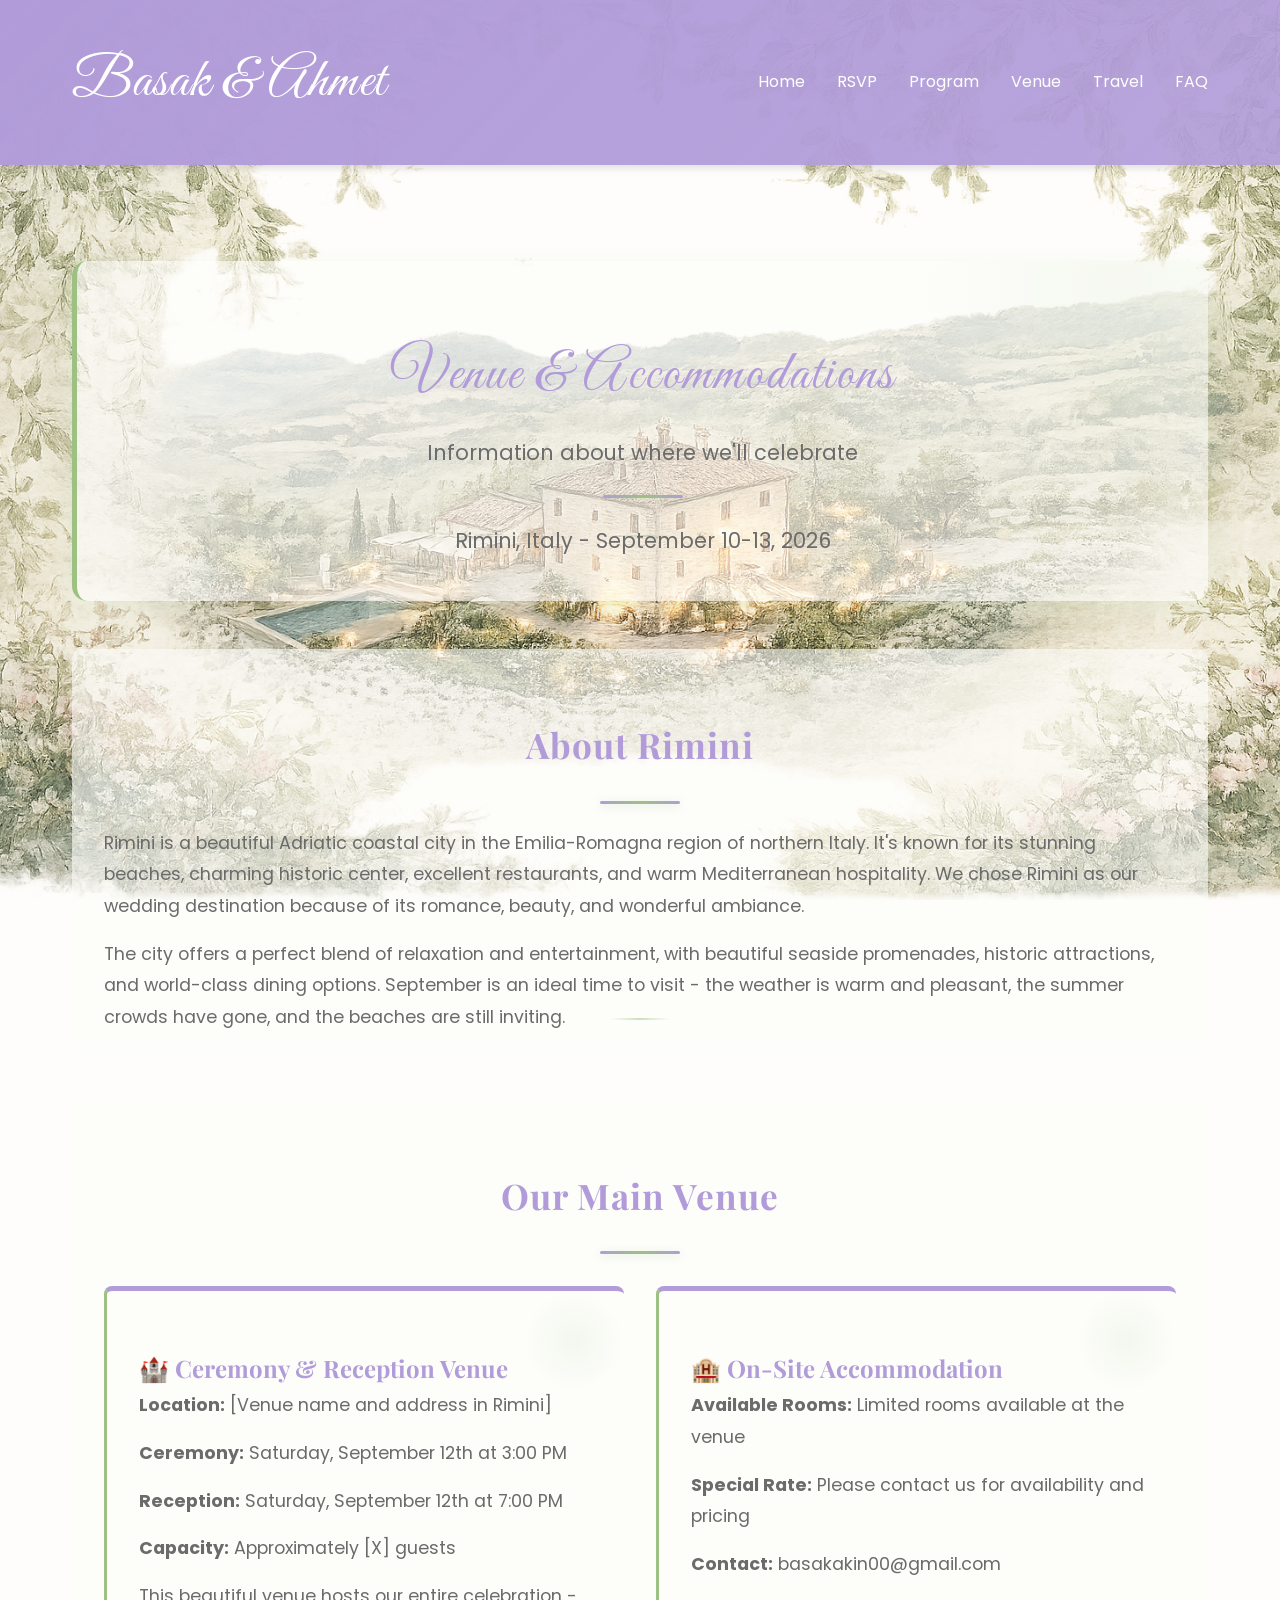
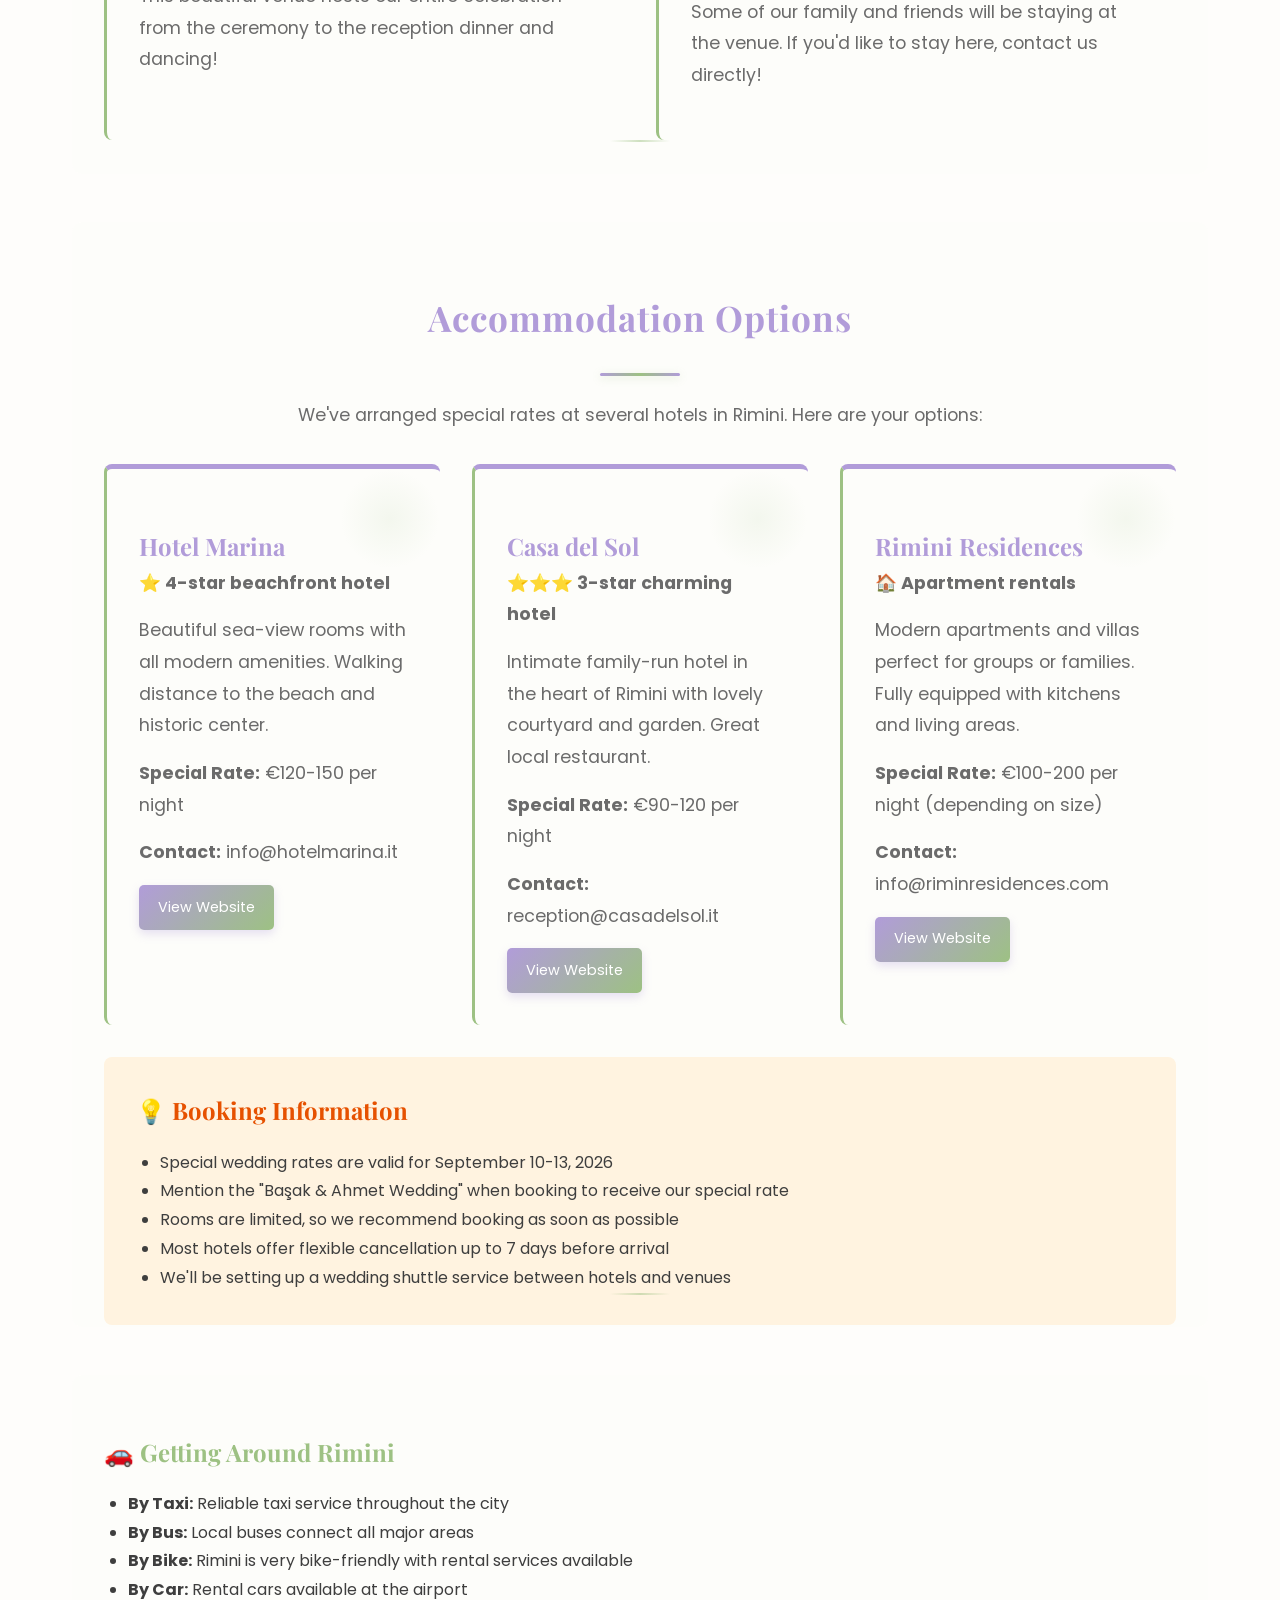
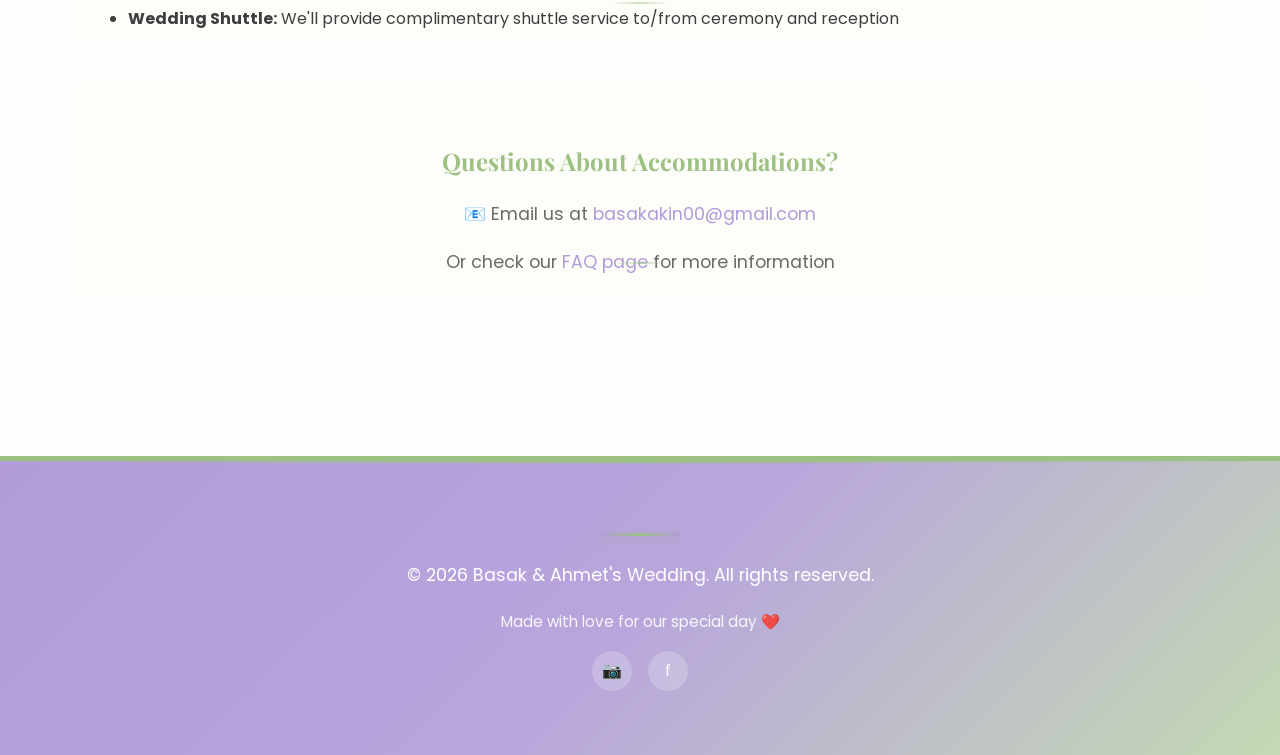
<file: venue.html>
<!DOCTYPE html>
<html lang="en">
<head>
    <meta charset="UTF-8">
    <meta name="viewport" content="width=device-width, initial-scale=1.0">
    <title>Venue & Accommodations - Basak & Ahmet's Wedding</title>
    <link rel="stylesheet" href="styles.css">
</head>
<body>
    <!-- Navigation -->
    <header>
        <nav>
            <div class="logo">Basak & Ahmet</div>
            <ul class="nav-links">
                <li><a href="index.html">Home</a></li>
                <li><a href="rsvp.html">RSVP</a></li>
                <li><a href="program.html">Program</a></li>
                <li><a href="venue.html">Venue</a></li>
                <li><a href="travel.html">Travel</a></li>
                <li><a href="faq.html">FAQ</a></li>
            </ul>
        </nav>
    </header>

    <!-- Main Content -->
    <main>
        <section class="hero">
            <h1>Venue & Accommodations</h1>
            <p>Information about where we'll celebrate</p>
            <div class="decorative-line"></div>
            <p>Rimini, Italy - September 10-13, 2026</p>
        </section>

        <!-- About Rimini -->
        <section>
            <h2>About Rimini</h2>
            <div class="decorative-line"></div>
            <p>
                Rimini is a beautiful Adriatic coastal city in the Emilia-Romagna region of northern Italy. 
                It's known for its stunning beaches, charming historic center, excellent restaurants, and warm Mediterranean hospitality. 
                We chose Rimini as our wedding destination because of its romance, beauty, and wonderful ambiance.
            </p>
            <p>
                The city offers a perfect blend of relaxation and entertainment, with beautiful seaside promenades, 
                historic attractions, and world-class dining options. September is an ideal time to visit - the weather 
                is warm and pleasant, the summer crowds have gone, and the beaches are still inviting.
            </p>
        </section>

        <!-- Ceremony & Reception Venues -->
        <section>
            <h2>Our Main Venue</h2>
            <div class="decorative-line"></div>

            <div class="cards-container">
                <div class="card">
                    <h3>🏰 Ceremony & Reception Venue</h3>
                    <p><strong>Location:</strong> [Venue name and address in Rimini]</p>
                    <p><strong>Ceremony:</strong> Saturday, September 12th at 3:00 PM</p>
                    <p><strong>Reception:</strong> Saturday, September 12th at 7:00 PM</p>
                    <p><strong>Capacity:</strong> Approximately [X] guests</p>
                    <p>This beautiful venue hosts our entire celebration - from the ceremony to the reception dinner and dancing!</p>
                </div>

                <div class="card">
                    <h3>🏨 On-Site Accommodation</h3>
                    <p><strong>Available Rooms:</strong> Limited rooms available at the venue</p>
                    <p><strong>Special Rate:</strong> Please contact us for availability and pricing</p>
                    <p><strong>Contact:</strong> basakakin00@gmail.com</p>
                    <p>Some of our family and friends will be staying at the venue. If you'd like to stay here, contact us directly!</p>
                </div>
            </div>
        </section>

        <!-- Accommodations -->
        <section>
            <h2>Accommodation Options</h2>
            <div class="decorative-line"></div>
            <p style="text-align: center; margin-bottom: 2rem;">
                We've arranged special rates at several hotels in Rimini. Here are your options:
            </p>

            <div class="cards-container">
                <div class="card">
                    <h3>Hotel Marina</h3>
                    <p><strong>⭐ 4-star beachfront hotel</strong></p>
                    <p>
                        Beautiful sea-view rooms with all modern amenities. Walking distance to the beach and historic center.
                    </p>
                    <p><strong>Special Rate:</strong> €120-150 per night</p>
                    <p><strong>Contact:</strong> info@hotelmarina.it</p>
                    <a href="#" class="btn" style="font-size: 0.9rem; padding: 0.6rem 1.2rem;">View Website</a>
                </div>

                <div class="card">
                    <h3>Casa del Sol</h3>
                    <p><strong>⭐⭐⭐ 3-star charming hotel</strong></p>
                    <p>
                        Intimate family-run hotel in the heart of Rimini with lovely courtyard and garden. Great local restaurant.
                    </p>
                    <p><strong>Special Rate:</strong> €90-120 per night</p>
                    <p><strong>Contact:</strong> reception@casadelsol.it</p>
                    <a href="#" class="btn" style="font-size: 0.9rem; padding: 0.6rem 1.2rem;">View Website</a>
                </div>

                <div class="card">
                    <h3>Rimini Residences</h3>
                    <p><strong>🏠 Apartment rentals</strong></p>
                    <p>
                        Modern apartments and villas perfect for groups or families. Fully equipped with kitchens and living areas.
                    </p>
                    <p><strong>Special Rate:</strong> €100-200 per night (depending on size)</p>
                    <p><strong>Contact:</strong> info@riminresidences.com</p>
                    <a href="#" class="btn" style="font-size: 0.9rem; padding: 0.6rem 1.2rem;">View Website</a>
                </div>
            </div>

            <div style="background: #FFF3E0; padding: 2rem; border-radius: 8px; margin-top: 2rem;">
                <h3 style="color: #E65100; margin-top: 0;">💡 Booking Information</h3>
                <ul style="margin-left: 1.5rem; margin-top: 1rem;">
                    <li>Special wedding rates are valid for September 10-13, 2026</li>
                    <li>Mention the "Başak & Ahmet Wedding" when booking to receive our special rate</li>
                    <li>Rooms are limited, so we recommend booking as soon as possible</li>
                    <li>Most hotels offer flexible cancellation up to 7 days before arrival</li>
                    <li>We'll be setting up a wedding shuttle service between hotels and venues</li>
                </ul>
            </div>
        </section>

        <!-- Getting Around -->
        <section style="background: rgba(254, 253, 251, 0.60); padding: 2rem; border-radius: 10px;">
            <h3>🚗 Getting Around Rimini</h3>
            <ul style="margin-left: 1.5rem; margin-top: 1rem;">
                <li><strong>By Taxi:</strong> Reliable taxi service throughout the city</li>
                <li><strong>By Bus:</strong> Local buses connect all major areas</li>
                <li><strong>By Bike:</strong> Rimini is very bike-friendly with rental services available</li>
                <li><strong>By Car:</strong> Rental cars available at the airport</li>
                <li><strong>Wedding Shuttle:</strong> We'll provide complimentary shuttle service to/from ceremony and reception</li>
            </ul>
        </section>

        <!-- Contact -->
        <section style="text-align: center; margin-top: 3rem;">
            <h3>Questions About Accommodations?</h3>
            <p style="margin-top: 1rem;">📧 Email us at <a href="mailto:basakakin00@gmail.com" style="color: var(--primary); text-decoration: none;">basakakin00@gmail.com</a></p>
            <p>Or check our <a href="faq.html" style="color: var(--primary); text-decoration: none;">FAQ page</a> for more information</p>
        </section>
    </main>

    <!-- Footer -->
    <footer>
        <div class="decorative-line"></div>
        <p style="margin-top: 1rem;">&copy; 2026 Basak & Ahmet's Wedding. All rights reserved.</p>
        <p style="font-size: 0.95rem; margin-top: 0.5rem; opacity: 0.9;">Made with love for our special day ❤️</p>
        <div class="social-links">
            <a href="#" title="Instagram">📷</a>
            <a href="#" title="Facebook">f</a>
        </div>
    </footer>
</body>
</html>
</file>
<file: styles.css>
/* Basak & Ahmet's Wedding Website - Romantic/Vintage Aesthetic */

@import url('https://fonts.googleapis.com/css2?family=Great+Vibes:wght@400&family=Playfair+Display:wght@600;700;800&family=Poppins:wght@300;400;500;600&display=swap');

:root {
    --primary: #B19CD9;        /* Lilac */
    --secondary: #9DC183;      /* Sage Green */
    --accent: #F5F5F5;         /* Off-white */
    --text-dark: #3E3E3E;      /* Dark gray */
    --text-light: #6B6B6B;     /* Medium gray */
    --gold: #D4AF92;           /* Soft gold accent */
}

* {
    margin: 0;
    padding: 0;
    box-sizing: border-box;
}

html {
    scroll-behavior: smooth;
}

body {
    font-family: 'Poppins', sans-serif;
    line-height: 1.8;
    color: var(--text-dark);
    background-color: #FEFDFB;
    font-weight: 400;
    background-image: url('assets/images/background.png');
    background-size: cover;
    background-position: center;
    background-attachment: fixed;
    background-repeat: no-repeat;
}

/* Header & Navigation */
header {
    background: linear-gradient(135deg, var(--primary) 0%, rgba(177, 156, 217, 0.9) 100%);
    padding: 2rem 0;
    box-shadow: 0 4px 6px rgba(0, 0, 0, 0.1);
    position: sticky;
    top: 0;
    z-index: 1000;
}

nav {
    max-width: 1200px;
    margin: 0 auto;
    padding: 0 2rem;
    display: flex;
    justify-content: space-between;
    align-items: center;
}

.logo {
    font-family: 'Great Vibes', cursive;
    font-size: 3.5rem;
    font-weight: 400;
    color: white;
    letter-spacing: 1px;
}

.nav-links {
    display: flex;
    list-style: none;
    gap: 2rem;
}

.nav-links a {
    color: white;
    text-decoration: none;
    font-size: 1rem;
    transition: all 0.3s ease;
    position: relative;
}

.nav-links a:hover {
    color: var(--gold);
}

.nav-links a::after {
    content: '';
    position: absolute;
    bottom: -5px;
    left: 0;
    width: 0;
    height: 2px;
    background-color: var(--gold);
    transition: width 0.3s ease;
}

.nav-links a:hover::after {
    width: 100%;
}

/* Main Content */
main {
    max-width: 1200px;
    margin: 0 auto;
    padding: 3rem 2rem;
    background: transparent;
    border-radius: 15px;
}

.page {
    display: none;
}

.page.active {
    display: block;
    animation: fadeIn 0.5s ease;
}

@keyframes fadeIn {
    from {
        opacity: 0;
        transform: translateY(10px);
    }
    to {
        opacity: 1;
        transform: translateY(0);
    }
}

/* Sections */
section {
    margin: 3rem 0;
    position: relative;
    background: rgba(254, 253, 251, 0.60);
    padding: 2rem;
    border-radius: 10px;
}

section::after {
    content: '';
    display: block;
    width: 60px;
    height: 2px;
    background: linear-gradient(to right, transparent, var(--secondary), transparent);
    margin: -2rem auto 0;
    opacity: 0.5;
}

h1 {
    font-family: 'Great Vibes', cursive;
    font-size: 5.5rem;
    color: var(--primary);
    margin-bottom: 1rem;
    font-weight: 400;
    letter-spacing: 2px;
}

h2 {
    font-family: 'Playfair Display', serif;
    font-size: 2.2rem;
    color: var(--primary);
    margin: 2rem 0 1.5rem 0;
    text-align: center;
    font-weight: 700;
    letter-spacing: 1px;
}

h3 {
    font-family: 'Playfair Display', serif;
    font-size: 1.5rem;
    color: var(--secondary);
    margin-top: 1.5rem;
    font-weight: 700;
}

p {
    font-size: 1.1rem;
    color: var(--text-light);
    margin-bottom: 1rem;
}

/* Hero Section */
.hero {
    text-align: center;
    padding: 4rem 2rem;
    background: rgba(254, 253, 251, 0.60);
    border-radius: 15px;
    margin-bottom: 3rem;
    border-left: 5px solid var(--secondary);
    box-shadow: 0 10px 30px rgba(157, 193, 131, 0.15);
    position: relative;
    overflow: hidden;
}

.hero::before {
    content: '';
    position: absolute;
    top: -50%;
    right: -10%;
    width: 400px;
    height: 400px;
    background: radial-gradient(circle, rgba(157, 193, 131, 0.08) 0%, transparent 70%);
    border-radius: 50%;
    z-index: 0;
}

.hero > * {
    position: relative;
    z-index: 1;
}

.hero h1 {
    font-size: 3.5rem;
    margin-bottom: 0.5rem;
}

.hero p {
    font-size: 1.3rem;
    margin-bottom: 0.5rem;
}

.date-location {
    font-size: 1.2rem;
    color: var(--secondary);
    font-style: italic;
    margin-bottom: 2rem;
    font-weight: 600;
}

.decorative-line {
    width: 80px;
    height: 3px;
    background: linear-gradient(to right, var(--primary), var(--secondary), var(--primary));
    margin: 1.5rem auto;
    border-radius: 2px;
    box-shadow: 0 2px 8px rgba(157, 193, 131, 0.3);
}

/* Cards */
.cards-container {
    display: grid;
    grid-template-columns: repeat(auto-fit, minmax(250px, 1fr));
    gap: 2rem;
    margin: 2rem 0;
}

.card {
    background: transparent;
    padding: 2rem;
    border-radius: 8px;
    box-shadow: none;
    transition: all 0.3s ease;
    border-top: 5px solid var(--primary);
    border-left: 3px solid var(--secondary);
    position: relative;
    overflow: hidden;
}

.card::before {
    content: '';
    position: absolute;
    top: 0;
    right: 0;
    width: 100px;
    height: 100px;
    background: radial-gradient(circle, rgba(157, 193, 131, 0.1) 0%, transparent 70%);
    border-radius: 50%;
}

.card:hover {
    transform: translateY(-8px);
    box-shadow: 
        0 12px 35px rgba(157, 193, 131, 0.2),
        inset 0 1px 0 rgba(157, 193, 131, 0.3);
    border-left-color: var(--primary);
}

.card h3 {
    color: var(--primary);
    position: relative;
    z-index: 1;
}

/* Buttons */
.btn {
    display: inline-block;
    padding: 0.8rem 2rem;
    background: linear-gradient(135deg, var(--primary), var(--secondary));
    color: white;
    text-decoration: none;
    border-radius: 5px;
    border: none;
    cursor: pointer;
    font-size: 1rem;
    font-family: 'Poppins', sans-serif;
    transition: all 0.3s ease;
    box-shadow: 0 4px 10px rgba(177, 156, 217, 0.3);
}

.btn:hover {
    transform: translateY(-2px);
    box-shadow: 0 6px 15px rgba(177, 156, 217, 0.4);
}

.btn-secondary {
    background: var(--secondary);
}

.btn-secondary:hover {
    box-shadow: 0 6px 15px rgba(157, 193, 131, 0.4);
}

/* Forms */
form {
    background: white;
    padding: 2.5rem;
    border-radius: 8px;
    box-shadow: 0 4px 15px rgba(0, 0, 0, 0.1);
    max-width: 600px;
    margin: 2rem auto;
}

.form-group {
    margin-bottom: 1.5rem;
}

label {
    display: block;
    margin-bottom: 0.5rem;
    color: var(--primary);
    font-weight: 600;
}

input[type="text"],
input[type="email"],
input[type="date"],
input[type="tel"],
select,
textarea {
    width: 100%;
    padding: 0.8rem;
    border: 1px solid #E0D5E8;
    border-radius: 5px;
    font-family: 'Poppins', sans-serif;
    font-size: 1rem;
    color: var(--text-dark);
    transition: border-color 0.3s ease;
}

input[type="text"]:focus,
input[type="email"]:focus,
input[type="date"]:focus,
input[type="tel"]:focus,
select:focus,
textarea:focus {
    outline: none;
    border-color: var(--primary);
    box-shadow: 0 0 5px rgba(177, 156, 217, 0.3);
}

input[type="checkbox"],
input[type="radio"] {
    margin-right: 0.5rem;
    accent-color: var(--primary);
}

.checkbox-group,
.radio-group {
    display: flex;
    flex-direction: column;
    gap: 0.8rem;
}

textarea {
    resize: vertical;
    min-height: 100px;
}

/* Gallery */
.gallery {
    display: grid;
    grid-template-columns: repeat(auto-fit, minmax(250px, 1fr));
    gap: 1.5rem;
    margin: 2rem 0;
}

.gallery-item {
    position: relative;
    overflow: hidden;
    border-radius: 8px;
    aspect-ratio: 1;
}

.gallery-item img {
    width: 100%;
    height: 100%;
    object-fit: cover;
    transition: transform 0.3s ease;
}

.gallery-item:hover img {
    transform: scale(1.05);
}

.gallery-placeholder {
    background: linear-gradient(135deg, var(--primary), var(--secondary));
    width: 100%;
    height: 100%;
    display: flex;
    align-items: center;
    justify-content: center;
    color: white;
    font-size: 3rem;
}

/* Ornate 18th Century French Palace Lace Frame */
.bridgerton-frame {
    position: relative;
    display: inline-block;
    padding: 30px;
    background: 
        repeating-linear-gradient(
            90deg,
            transparent,
            transparent 2px,
            rgba(212, 175, 146, 0.1) 2px,
            rgba(212, 175, 146, 0.1) 4px
        ),
        repeating-linear-gradient(
            0deg,
            transparent,
            transparent 2px,
            rgba(212, 175, 146, 0.1) 2px,
            rgba(212, 175, 146, 0.1) 4px
        ),
        linear-gradient(135deg, rgba(212, 175, 146, 0.15) 0%, transparent 100%);
    border: 3px solid #D4AF92;
    border-radius: 0;
    box-shadow: 
        inset 0 0 0 1px #C99D7D,
        inset 0 0 0 5px rgba(212, 175, 146, 0.2),
        0 20px 50px rgba(0, 0, 0, 0.12);
    overflow: hidden;
}

/* Ornamental corner flourishes */
.bridgerton-frame::before {
    content: '';
    position: absolute;
    top: -3px;
    left: -3px;
    width: 40px;
    height: 40px;
    border-top: 3px solid #D4AF92;
    border-left: 3px solid #D4AF92;
    border-radius: 0;
    opacity: 0.6;
}

.bridgerton-frame::after {
    content: '';
    position: absolute;
    top: -3px;
    right: -3px;
    width: 40px;
    height: 40px;
    border-top: 3px solid #D4AF92;
    border-right: 3px solid #D4AF92;
    border-radius: 0;
    opacity: 0.6;
}

.bridgerton-frame img {
    display: block;
    border: 2px solid #E8D5B5;
    border-radius: 0;
    box-shadow: 
        inset 0 0 0 1px #D4AF92,
        0 0 0 15px #FEFDFB;
    position: relative;
    z-index: 5;
    background: white;
}

/* Timeline/Program */
.timeline {
    position: relative;
    padding: 2rem 0;
}

.timeline::before {
    content: '';
    position: absolute;
    left: 50%;
    transform: translateX(-50%);
    width: 2px;
    height: 100%;
    background: var(--primary);
}

.timeline-item {
    margin-bottom: 2rem;
    width: 45%;
}

.timeline-item:nth-child(odd) {
    margin-left: 0;
    text-align: right;
    padding-right: 3rem;
}

.timeline-item:nth-child(even) {
    margin-left: 55%;
    padding-left: 3rem;
}

.timeline-dot {
    position: absolute;
    width: 16px;
    height: 16px;
    background: var(--primary);
    border: 4px solid white;
    border-radius: 50%;
    left: 50%;
    transform: translateX(-50%);
    top: 20px;
    box-shadow: 0 0 0 3px var(--secondary);
}

.timeline-content {
    background: white;
    padding: 1.5rem;
    border-radius: 8px;
    box-shadow: 0 4px 15px rgba(0, 0, 0, 0.1);
}

.timeline-time {
    color: var(--primary);
    font-weight: 600;
    margin-bottom: 0.5rem;
}

/* Footer */
footer {
    background: linear-gradient(135deg, var(--primary) 0%, rgba(177, 156, 217, 0.9) 50%, rgba(157, 193, 131, 0.6) 100%);
    color: white;
    text-align: center;
    padding: 3rem 2rem;
    margin-top: 4rem;
    border-top: 5px solid var(--secondary);
    position: relative;
    overflow: hidden;
}

footer::before {
    content: '';
    position: absolute;
    top: 0;
    left: 0;
    right: 0;
    height: 2px;
    background: linear-gradient(to right, transparent, var(--secondary), transparent);
}

footer p {
    color: white;
    position: relative;
    z-index: 1;
}

.social-links {
    display: flex;
    justify-content: center;
    gap: 1rem;
    margin: 1rem 0;
}

.social-links a {
    display: inline-block;
    width: 40px;
    height: 40px;
    background: rgba(255, 255, 255, 0.2);
    border-radius: 50%;
    display: flex;
    align-items: center;
    justify-content: center;
    color: white;
    text-decoration: none;
    transition: all 0.3s ease;
}

.social-links a:hover {
    background: rgba(255, 255, 255, 0.4);
    transform: translateY(-3px);
}

/* Responsive Design */
@media (max-width: 768px) {
    h1 {
        font-size: 2rem;
    }

    h2 {
        font-size: 1.8rem;
    }

    .nav-links {
        flex-direction: column;
        gap: 1rem;
        font-size: 0.9rem;
    }

    .timeline::before {
        left: 20px;
    }

    .timeline-item {
        width: 100%;
        margin-left: 0 !important;
        padding-left: 60px !important;
        padding-right: 0 !important;
        text-align: left !important;
    }

    .timeline-dot {
        left: 20px;
    }

    .gallery {
        grid-template-columns: 1fr;
    }

    main {
        padding: 1.5rem 1rem;
    }

    form {
        padding: 1.5rem;
    }
}

@media (max-width: 480px) {
    h1 {
        font-size: 1.5rem;
    }

    h2 {
        font-size: 1.3rem;
    }

    .nav-links {
        gap: 0.5rem;
        font-size: 0.8rem;
    }

    .hero {
        padding: 2rem 1rem;
    }
}
</file>
